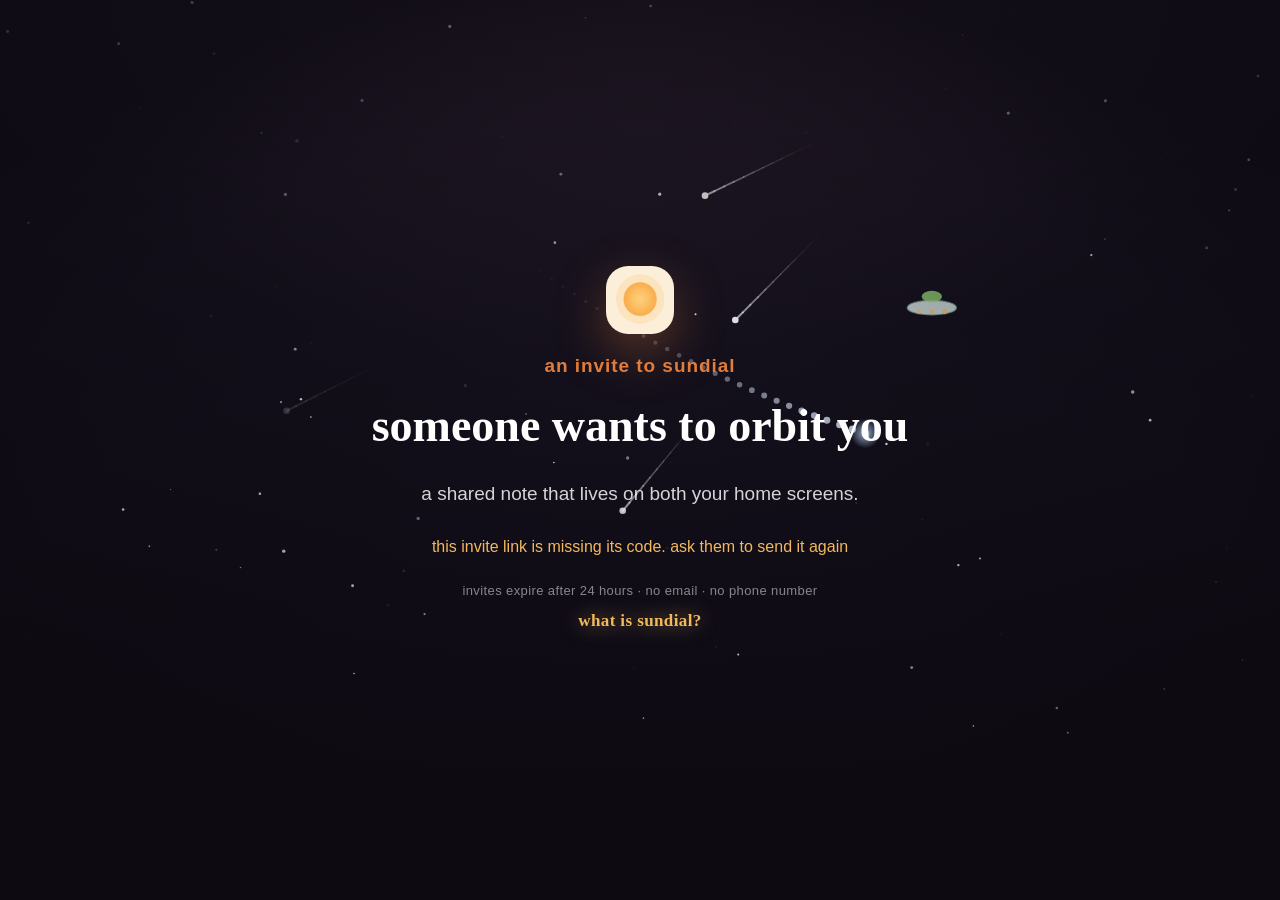
<file: e/index.html>
<!DOCTYPE html>
<html lang="en">
<head>
<meta charset="utf-8" />
<meta name="viewport" content="width=device-width, initial-scale=1" />
<title>an invite to sundial</title>
<meta name="description" content="Someone wants to start an orbit with you on Sundial: a shared note that lives on both your home screens." />

<!-- Safari's own banner. Tapping it opens Sundial if it's installed, or the
     App Store if it isn't, and hands the invite straight to the app. -->
<meta name="apple-itunes-app" content="app-id=6781439817" id="smart-banner" />

<!-- What Messages, WhatsApp and the rest draw when this link is sent. -->
<meta property="og:type" content="website" />
<meta property="og:site_name" content="Sundial" />
<meta property="og:title" content="an invite to sundial" />
<meta property="og:description" content="someone wants to start an orbit with you. a shared note that lives on both your home screens." />
<meta property="og:image" content="https://sundialus.com/assets/icon.png" />
<meta property="og:url" content="https://sundialus.com/e/" />
<meta name="twitter:card" content="summary_large_image" />

<link rel="icon" href="/assets/icon.png" />
<link rel="preconnect" href="https://api.fontshare.com" crossorigin />
<link href="https://api.fontshare.com/v2/css?f[]=ranade@300,400,500,700&f[]=satoshi@400,500,700,900&display=swap" rel="stylesheet" />
<!-- The site's own stylesheet, not a copy of it: an invite IS a sundial page,
     and anyone who has seen the homepage already has this cached. -->
<link rel="stylesheet" href="/css/styles.css" />
<style>
  /* The only page-specific rules there are. Everything visual above this line
     comes from the theme; this centres one short section in the window, since
     an invite has no page to scroll. */
  body{ background:var(--night); }
  /* The hero's own ground, so the ribbons sit on what they were drawn for. */
  .invite{
    min-height:100svh; display:grid; align-items:center; padding:38px 0;
    background:radial-gradient(120% 90% at 50% 0%, #2a1f2e 0%, var(--dusk) 45%, var(--night) 100%);
  }
  /* Softer than the homepage's .95: this page has words over the whole of it,
     not one short headline, and the star field has to stay visible through. */
  .invite .hero__fx{ opacity:.55; }
  .invite .container{ z-index:3; }
  .invite .get__icon{ width:68px; height:68px; margin-bottom:18px; }
  .invite .get__inner{ max-width:620px; }
  .invite .kicker{ font-size:19px; margin-bottom:10px; }
  .invite .get__cta{ flex-direction:column; align-items:stretch; margin-top:26px; }
  /* The warm panel over the night sky: the theme lightens TEXT on a dark
     section rather than repainting panels, so the glass tint stays and the
     words inside it turn light. Cocoa on a dark panel is unreadable. */
  .invite .priv{ margin-top:26px; padding:22px 24px; text-align:left; }
  .invite .priv__body .kicker{ font-size:17px; color:var(--honey); }
  .invite .priv__body strong{ color:#fff; }
  .invite .priv__body ol{ list-style:none; counter-reset:step; }
  .invite .priv__body li{
    counter-increment:step; position:relative; padding-left:30px;
    color:rgba(255,255,255,.84); font-size:15.5px; line-height:1.6; margin-bottom:8px;
  }
  .invite .priv__body li:last-child{ margin-bottom:0; }
  .invite .priv__body li::before{
    content:counter(step); position:absolute; left:0; top:2px;
    width:20px; height:20px; border-radius:50%; display:grid; place-items:center;
    font-family:var(--body); font-size:11px; font-weight:700; color:#3a2410;
    background:linear-gradient(135deg,var(--honey),var(--amber));
  }
  .invite .already{
    margin-top:14px; font-size:14px; color:rgba(255,255,255,.72);
  }
  .invite .already strong{ color:var(--honey); font-weight:700; }
  .invite .priv__body .after{
    margin-top:10px; font-size:14px; color:rgba(255,255,255,.62);
  }
  /* The way out to the rest of sundial, for somebody who has never heard of
     it. It was the smallest, dimmest thing on a page that exists to explain
     the app. */
  .invite .fineprint .whatis{
    display:inline-block; margin-top:8px; font-family:var(--display);
    font-weight:700; font-size:17px; color:var(--honey); border:0;
    /* drop-shadow, not text-shadow: it follows the glyphs themselves, so the
       light hugs the letters instead of filling the line box behind them. */
    filter:drop-shadow(0 0 9px rgba(242,185,92,.55));
  }
  .invite .after .grin{
    color:var(--honey);
    filter:drop-shadow(0 0 7px rgba(242,185,92,.7));
  }
  /* No token in the link: nothing on this page can work, so say so plainly. */
  .bad{ display:none; color:var(--honey); font-size:16px; margin-top:26px; }
  body.no-token .needs-token{ display:none; }
  body.no-token .bad{ display:block; }
  .said{ opacity:.7; }
  @media (max-width:560px){
    .invite .priv{ flex-direction:column; gap:16px; padding:24px 22px; }
  }
</style>
</head>
<body>

<section class="section get get--dark invite">
  <canvas class="night-sky" id="nightsky" data-constellation="off"></canvas>
  <div class="hero__fx" id="strands"></div>
  <div class="hero__veil"></div>
  <div class="container get__inner">
    <img src="/assets/icon.png" alt="" class="get__icon" />
    <p class="kicker">an invite to sundial</p>
    <h1 class="get__title">someone wants to orbit you</h1>
    <p class="lead">a shared note that lives on both your home screens.</p>

    <p class="bad">this invite link is missing its code. ask them to send it again</p>

    <div class="needs-token">
      <div class="get__cta">
        <a class="btn btn--glow btn--lg btn--sun" id="get" href="https://apps.apple.com/app/id6781439817"><span>download sundial</span></a>
        <button class="btn btn--ghost" id="open" type="button">open in sundial</button>
      </div>
      <p class="already">already have sundial? just tap <strong>open in sundial</strong>.</p>

      <div class="priv">
        <div class="priv__body">
          <p class="kicker">new to sundial?</p>
          <!--
            Step two used to say "come back here and tap open in sundial",
            which is an instruction she cannot follow: installing takes her to
            the App Store and out of this page, and she has no reason to think
            of coming back to a tab she has already left. Going back to the
            message she was sent is something anybody can do from anywhere, and
            it works, because the link opens the app directly once it exists.
          -->
          <ol>
            <li>tap <strong>download sundial</strong> and install it</li>
            <li>open their message again and tap the link</li>
          </ol>
          <p class="after">still on this page? tap <strong>open in sundial</strong> instead. either way, you're in orbit <span class="grin">:)</span></p>
        </div>
      </div>
    </div>

    <p class="fineprint">
      invites expire after 24 hours &middot; no email &middot; no phone number<br />
      <a class="whatis" href="https://sundialus.com">what is sundial?</a>
    </p>
  </div>
</section>

<!-- The site's own night sky: stars, a constellation, the odd meteor. -->
<script src="/js/starrynight.js"></script>
<script type="module" src="/js/effects.js"></script>
<script>
  // The token can arrive three ways, because links live a long time once
  // they're out in the world: ?t=... (what the app shares today), #... (never
  // sent to a server), and /e/<token> (the original pretty path, handed here
  // by 404.html). First one found wins.
  var token = (function () {
    var q = new URLSearchParams(location.search).get('t');
    if (q) return q.trim();
    if (location.hash.length > 1) return decodeURIComponent(location.hash.slice(1)).trim();
    var m = location.pathname.match(/\/e\/([^/?#]+)/);
    return m ? decodeURIComponent(m[1]).trim() : '';
  })();

  // Only ever a token: anything with a slash or a space is somebody's typo,
  // not an invite, and shouldn't be put in front of the app.
  if (!/^[A-Za-z0-9_-]{6,120}$/.test(token)) {
    document.body.classList.add('no-token');
  } else {
    var link = 'https://sundialus.com/e/?t=' + encodeURIComponent(token);

    // Safari's banner can carry the invite through the App Store for us.
    document.getElementById('smart-banner')
      .setAttribute('content', 'app-id=6781439817, app-argument=' + link);

    // Plain. `?app-argument=` was on this link for a while with a comment
    // saying the invite rode along through the App Store, which is not a thing
    // the App Store does: it is a Safari smart banner parameter, and it is
    // already doing its job on the meta tag above. Believing it worked here is
    // what made the install-then-return path look covered when it was not.

    // Already installed: the custom scheme is the reliable way back into the
    // app from inside Safari, where tapping a universal link just reloads.
    document.getElementById('open').addEventListener('click', function () {
      location.href = 'sundial://join/' + encodeURIComponent(token);
    });

  }
</script>
</body>
</html>
</file>
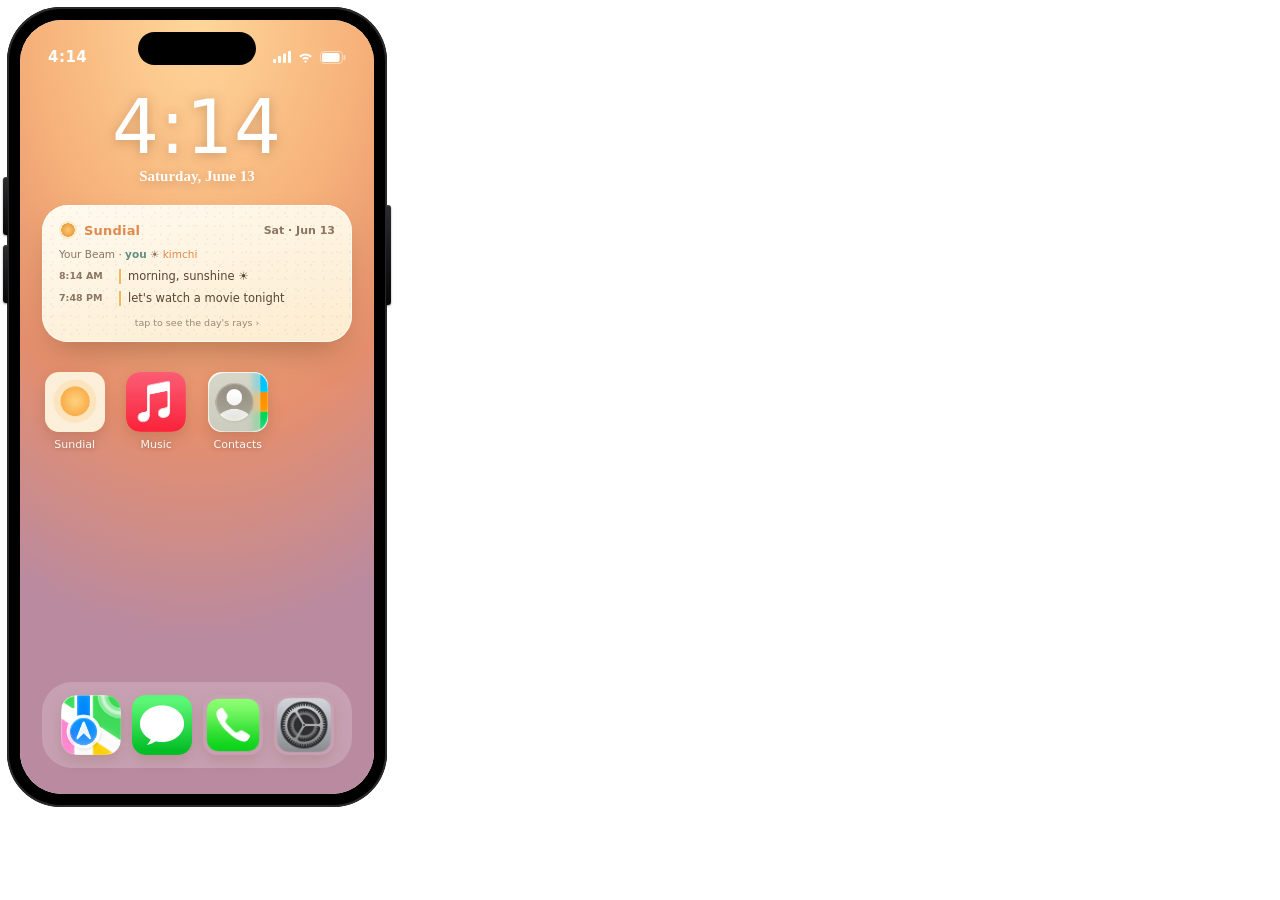
<file: phone/index.html>
<!DOCTYPE html>
<html lang="en">
<head>
<meta charset="UTF-8" />
<meta name="viewport" content="width=device-width, initial-scale=1.0" />
<title>Sundial — prototype</title>
<style>
  :root{
    --linen:#FBF4E6;
    --honey:#F2B95C;
    --amber:#E08A4C;
    --blush:#F4C2A8;
    --cocoa:#5A4534;
    --cocoa-soft:#8a7561;
    --seafoam:#9CC4BC;
    --seafoam-deep:#5f9085;
    --dusk:#2A2118;
  }

  *{box-sizing:border-box; -webkit-tap-highlight-color:transparent;}
  html,body{margin:0; height:100%;}
  body{
    font-family:-apple-system,"SF Pro Rounded","Nunito",system-ui,sans-serif;
    background:transparent;            /* embedded in the site via <iframe> */
    display:block; margin:0; padding:7px; color:var(--cocoa);
  }
  .serif{font-family:"Iowan Old Style","Palatino Linotype",Georgia,"Times New Roman",serif;}

  /* ---------- phone frame ---------- */
  .phone{
    position:relative; width:380px; height:800px;
    background:#000; border-radius:54px; padding:13px;
    box-shadow:inset 0 0 0 2px #2a2a2a;
  }
  .screen{
    position:relative; width:100%; height:100%;
    border-radius:42px; overflow:hidden; background:var(--linen);
  }
  .island{
    position:absolute; top:25px; left:50%; transform:translateX(-50%);
    width:118px; height:33px; background:#000; border-radius:20px; z-index:50;
  }

  /* physical side buttons (non-functional, cosmetic) */
  .side-btn{ position:absolute; z-index:3;
    background:linear-gradient(180deg,#2c2c2e 0%,#161618 55%,#070708 100%);
    box-shadow:0 1px 2px rgba(0,0,0,.45), inset 0 1px 1px rgba(255,255,255,.12); }
  .btn-vol-up, .btn-vol-down{ left:-4px; width:5px; height:58px; border-radius:3px 0 0 3px; }
  .btn-vol-up{ top:170px; }
  .btn-vol-down{ top:238px; }
  .btn-power{ right:-4px; width:5px; height:100px; top:198px; border-radius:0 3px 3px 0; }
  .statusbar{
    position:absolute; top:0; left:0; right:0; height:54px; z-index:40;
    display:flex; align-items:center; justify-content:space-between;
    padding:20px 28px 0; font-size:15px; font-weight:700; color:#3a2e22;
  }
  .statusbar.light{color:#fff;}
  .sb-time{letter-spacing:.5px;}
  .sb-right{display:flex; align-items:center; gap:6px;}
  .sb-right svg{display:block;}

  /* ---------- view system ---------- */
  .view{position:absolute; inset:0; opacity:0; pointer-events:none; transition:opacity .35s ease, transform .35s ease; transform:scale(1.04);}
  .view.active{opacity:1; pointer-events:auto; transform:scale(1);}

  /* ---------- HOME SCREEN ---------- */
  #home{
    background:
      radial-gradient(120% 80% at 50% 0%, #ffd79a 0%, #f6b27a 38%, #e58f6e 66%, #b98aa0 100%);
  }
  .home-inner{position:absolute; inset:0; padding:62px 22px 26px; display:flex; flex-direction:column;}
  .home-clock{text-align:center; color:#fff; margin:8px 0 20px; text-shadow:0 2px 12px rgba(120,70,40,.35);}
  .home-clock .h{font-size:74px; font-weight:300; letter-spacing:1px; line-height:1;}
  .home-clock .d{font-size:15px; font-weight:600; opacity:.95; margin-top:4px;}

  /* the Sundial widget */
  .widget{
    background:linear-gradient(165deg,#fffaf0 0%,#fdeccf 100%);
    border-radius:26px; padding:16px 17px 14px;
    box-shadow:0 18px 34px -12px rgba(120,70,40,.5), inset 0 0 0 1px rgba(255,255,255,.6);
    cursor:pointer; transition:transform .15s ease; position:relative; overflow:hidden;
  }
  .widget:active{transform:scale(.97);}
  .widget::after{
    content:""; position:absolute; inset:0; opacity:.05; pointer-events:none;
    background-image:radial-gradient(circle at 20% 30%, #5a4534 1px, transparent 1px), radial-gradient(circle at 70% 60%, #5a4534 1px, transparent 1px);
    background-size:9px 9px,13px 13px;
  }
  .w-top{display:flex; align-items:center; justify-content:space-between; margin-bottom:9px;}
  .w-brand{display:flex; align-items:center; gap:7px; font-weight:800; font-size:13px; color:var(--amber); letter-spacing:.2px;}
  .w-sun{width:18px;height:18px;border-radius:50%;background:
      radial-gradient(circle at 50% 50%, #f7c870 0%, #ef9f44 52%, transparent 53%),
      radial-gradient(circle at 50% 50%, #faecc8 0%, #faecc8 100%);}
  .w-date{font-size:11px; font-weight:700; color:var(--cocoa-soft);}
  .w-beam{font-size:10.5px; color:var(--cocoa-soft); margin-bottom:9px;}
  .w-beam b{color:var(--seafoam-deep);}
  .w-beam .a{color:var(--amber);}
  .w-rays{display:flex; flex-direction:column; gap:7px;}
  .w-ray{display:flex; gap:8px; font-size:11.5px; line-height:1.3;}
  .w-ray .t{font-variant-numeric:tabular-nums; font-weight:700; font-size:9.5px; color:var(--cocoa-soft); padding-top:1px; min-width:52px;}
  .w-ray .x{color:var(--cocoa); border-left:2px solid var(--honey); padding-left:7px;}
  /* messages populate the widget: msg1 fades in first, msg2 a bit later,
     both hold, then both fade out together and loop (same 9s cycle). */
  .w-ray.pop1{ animation: pop1 13s ease-in-out infinite; }
  .w-ray.pop2{ animation: pop2 13s ease-in-out infinite; }
  @keyframes pop1{
    0%   { opacity:0; transform:translateY(5px); }
    15%  { opacity:1; transform:translateY(0); }   /* in by ~2s */
    85%  { opacity:1; transform:translateY(0); }   /* hold */
    92%  { opacity:0; transform:translateY(5px); } /* out by ~12s */
    100% { opacity:0; transform:translateY(5px); }
  }
  @keyframes pop2{
    0%   { opacity:0; transform:translateY(5px); }
    31%  { opacity:0; transform:translateY(5px); } /* wait ~4s, staggered */
    46%  { opacity:1; transform:translateY(0); }   /* in by ~6s */
    85%  { opacity:1; transform:translateY(0); }   /* hold */
    92%  { opacity:0; transform:translateY(5px); } /* out at the SAME time as msg1 */
    100% { opacity:0; transform:translateY(5px); }
  }
  .w-tap{text-align:center; font-size:9.5px; color:var(--cocoa-soft); margin-top:11px; opacity:.85;}

  /* ---------- HOME ICONS (realistic) ---------- */
  .home-icons{display:grid; grid-template-columns:repeat(4,1fr); gap:22px 16px; margin-top:30px;}
  .app-ic{display:flex; flex-direction:column; align-items:center; gap:6px;}
  .app-ic .sq{
    width:60px;height:60px;border-radius:14px;overflow:hidden;position:relative;
    display:flex;align-items:center;justify-content:center;
    box-shadow:0 6px 14px rgba(120,70,40,.22);
  }
  .app-ic .sq svg{width:62%;height:62%;}
  .app-ic .nm{font-size:11px;color:#fff;text-shadow:0 1px 4px rgba(120,70,40,.45);}
  .sq img{width:100%;height:100%;object-fit:cover;display:block;}

  .home-dock{margin-top:auto; background:rgba(255,255,255,.20); backdrop-filter:blur(12px); border-radius:30px; padding:13px; display:flex; justify-content:space-around;}
  .home-dock .sq{
    width:60px;height:60px;border-radius:14px;overflow:hidden;position:relative;
    display:flex;align-items:center;justify-content:center;box-shadow:0 6px 14px rgba(120,70,40,.18);
  }
  .home-dock .sq svg{width:62%;height:62%;}

  /* icon backgrounds */
  .ic-phone {background:linear-gradient(180deg,#41e065,#13c138);}
  .ic-msg   {background:linear-gradient(180deg,#5df477,#0ac93b);}
  .ic-safari{background:linear-gradient(180deg,#21a7ff,#0a63f8);}
  .ic-mail  {background:linear-gradient(180deg,#21b4ff,#0a8bff);}
  .ic-camera{background:linear-gradient(180deg,#3d3d40,#19191b);}
  .ic-music {background:linear-gradient(180deg,#fb5c74,#f8233b);}
  .ic-maps  {background:linear-gradient(180deg,#e9f3e2,#d9ead0);}
  .ic-maps svg{width:100%;height:100%;}

  /* ---------- APP ---------- */
  #app{background:var(--linen); display:flex; flex-direction:column;}
  #app::before{
    content:""; position:absolute; inset:0; pointer-events:none; opacity:.04; z-index:0;
    background-image:radial-gradient(circle, #5a4534 1px, transparent 1px); background-size:14px 14px;
  }
  .app-head{position:relative; z-index:2; padding:60px 20px 10px; background:linear-gradient(180deg,#fdeccf 0%,rgba(251,244,230,0) 100%);}
  .app-bar{display:flex; align-items:center; justify-content:space-between;}
  .app-brand{display:flex; align-items:center; gap:8px; font-weight:800; color:var(--amber); font-size:17px;}
  .app-brand .sun{width:20px;height:20px;border-radius:50%;background:
      radial-gradient(circle at 50% 50%, #f7c870 0%, #ef9f44 52%, transparent 53%),
      radial-gradient(circle at 50% 50%, #faecc8 0%, #faecc8 100%);}
  .beam-chip{font-size:11px; font-weight:700; background:#fff; border-radius:20px; padding:5px 11px; box-shadow:0 3px 8px rgba(120,70,40,.12);}
  .beam-chip .y{color:var(--seafoam-deep);} .beam-chip .a{color:var(--amber);}

  .seg{display:flex; background:rgba(90,69,52,.08); border-radius:12px; padding:3px; margin-top:14px;}
  .seg button{flex:1; border:0; background:transparent; font:inherit; font-weight:700; font-size:13px; color:var(--cocoa-soft); padding:7px; border-radius:9px; cursor:pointer; transition:.2s;}
  .seg button.on{background:#fff; color:var(--cocoa); box-shadow:0 2px 6px rgba(120,70,40,.12);}

  .date-hero{position:relative; z-index:2; padding:6px 22px 12px; display:flex; align-items:flex-end; justify-content:space-between;}
  .date-hero .dh-day{font-size:13px; font-weight:700; color:var(--amber); letter-spacing:.5px; text-transform:uppercase;}
  .date-hero .dh-date{font-size:30px; line-height:1.05; color:var(--cocoa);}
  .date-hero .dh-sun{width:40px;height:40px;border-radius:50%;background:
      radial-gradient(circle at 50% 50%, #f7c870 0%, #ef9f44 54%, transparent 55%),
      radial-gradient(circle at 50% 50%, #faecc8 0%, #faecc8 100%);
      box-shadow:0 0 22px rgba(240,160,70,.5);}

  /* rays = notepad lines (received only) */
  .rays{position:relative; z-index:2; flex:1; overflow-y:auto; padding:6px 18px 8px;}
  .ray{display:flex; gap:11px; padding:10px 12px; border-radius:14px; margin-bottom:9px; animation:pop .4s ease;}
  @keyframes pop{from{opacity:0; transform:translateY(8px);} to{opacity:1; transform:translateY(0);}}
  .ray .stamp{font-variant-numeric:tabular-nums; font-size:10px; font-weight:800; color:var(--cocoa-soft); padding-top:3px; min-width:74px; letter-spacing:.3px;}
  .ray .body{font-size:14.5px; line-height:1.4; color:var(--cocoa); flex:1;}
  .ray .who{font-size:9.5px; font-weight:800; letter-spacing:.4px; text-transform:uppercase; display:block; margin-bottom:2px;}
  .ray.kimchi{background:linear-gradient(180deg,#fff6e6,#fdeccd); border-left:3px solid var(--honey);}
  .ray.kimchi .who{color:var(--amber);}
  .fresh{text-align:center; color:var(--cocoa-soft); font-size:13px; padding:40px 20px; line-height:1.6;}
  .fresh .big{font-size:34px; display:block; margin-bottom:8px;}

  /* keepsakes */
  .alm-card{position:relative; z-index:2; background:#fff; border-radius:16px; padding:14px 16px; margin:0 18px 12px; box-shadow:0 6px 16px rgba(120,70,40,.1); cursor:pointer;}
  .alm-card .ad{font-size:12px; font-weight:800; color:var(--amber); text-transform:uppercase; letter-spacing:.4px;}
  .alm-card .ap{font-size:13px; color:var(--cocoa-soft); margin-top:5px; line-height:1.4;}
  .alm-card .acount{font-size:10.5px; color:var(--cocoa-soft); margin-top:7px;}

  /* compose */
  .demo-row{position:relative; z-index:2; display:flex; gap:8px; padding:0 16px 6px; justify-content:center;}
  .demo-btn{font:inherit; font-size:11px; font-weight:700; border:0; cursor:pointer; border-radius:20px; padding:7px 13px; background:rgba(242,185,92,.25); color:var(--amber);}
  .demo-btn.dusk{background:rgba(90,69,52,.1); color:var(--cocoa);}
  .compose{position:relative; z-index:3; display:flex; gap:9px; padding:10px 14px calc(10px + env(safe-area-inset-bottom)); background:linear-gradient(180deg,rgba(251,244,230,0),#fdeccf 40%);}
  .compose input{flex:1; border:0; background:#fff; border-radius:22px; padding:13px 16px; font:inherit; font-size:14.5px; color:var(--cocoa); box-shadow:inset 0 0 0 1px rgba(90,69,52,.12), 0 4px 10px rgba(120,70,40,.08);}
  .compose input::placeholder{color:#b6a591;}
  .compose .send{border:0; cursor:pointer; width:48px; height:48px; border-radius:50%; background:linear-gradient(160deg,var(--seafoam),var(--seafoam-deep)); color:#fff; font-size:20px; box-shadow:0 8px 16px rgba(95,144,133,.45);}
  .compose .send:active{transform:scale(.92);}

  /* toast */
  .toast{position:absolute; bottom:96px; left:50%; transform:translateX(-50%) translateY(20px); z-index:60;
    background:var(--dusk); color:#fdeccf; font-size:12.5px; font-weight:600; padding:11px 18px; border-radius:24px;
    opacity:0; transition:.35s; box-shadow:0 12px 30px rgba(0,0,0,.3); white-space:nowrap;}
  .toast.show{opacity:1; transform:translateX(-50%) translateY(0);}
</style>
</head>
<body>

<div class="stage">
<div class="phone">
  <div class="side-btn btn-vol-up"></div>
  <div class="side-btn btn-vol-down"></div>
  <div class="side-btn btn-power"></div>
  <div class="island"></div>
  <div class="screen">

    <!-- ============ HOME SCREEN ============ -->
    <div class="view active" id="home">
      <div class="statusbar light">
        <span class="sb-time" id="sb-home-time">9:41</span>
        <span class="sb-right">
          <svg width="18" height="12" viewBox="0 0 18 12" fill="currentColor"><rect x="0" y="8" width="3" height="4" rx="1"/><rect x="5" y="5" width="3" height="7" rx="1"/><rect x="10" y="2.5" width="3" height="9.5" rx="1"/><rect x="15" y="0" width="3" height="12" rx="1"/></svg>
          <svg width="17" height="12" viewBox="0 0 17 12" fill="currentColor"><path d="M8.5 2.4c2.4 0 4.6.9 6.3 2.5l-1.4 1.5C12 5.1 10.3 4.4 8.5 4.4S5 5.1 3.6 6.4L2.2 4.9C3.9 3.3 6.1 2.4 8.5 2.4zm0 3.5c1.3 0 2.5.5 3.4 1.4l-1.4 1.5c-.5-.5-1.2-.8-2-.8s-1.5.3-2 .8L5.1 7.3c.9-.9 2.1-1.4 3.4-1.4zm0 3.4l1.5 1.5c-.4.4-1 .7-1.5.7s-1.1-.3-1.5-.7l1.5-1.5z"/></svg>
          <svg width="26" height="13" viewBox="0 0 26 13"><rect x="0.5" y="0.5" width="22" height="12" rx="3.5" fill="none" stroke="currentColor" opacity=".45"/><rect x="2" y="2" width="17.5" height="9" rx="2" fill="currentColor"/><rect x="23.6" y="4" width="1.8" height="5" rx="1" fill="currentColor" opacity=".5"/></svg>
        </span>
      </div>

      <div class="home-inner">
        <div class="home-clock">
          <div class="h" id="home-h">12:30</div>
          <div class="d serif" id="home-d">Saturday, June 13</div>
        </div>

        <div class="widget" onclick="openApp()">
          <div class="w-top">
            <div class="w-brand"><span class="w-sun"></span> Sundial</div>
            <div class="w-date" id="w-date">Sat · Jun 13</div>
          </div>
          <div class="w-beam">Your Beam · <b>you</b> ☀ <span class="a">kimchi</span></div>
          <div class="w-rays" id="w-rays"></div>
          <div class="w-tap">tap to see the day's rays ›</div>
        </div>

        <div class="home-icons">
          <div class="app-ic"><div class="sq"><img src="sundial-icon.png" alt="Sundial" /></div><div class="nm">Sundial</div></div>
          <div class="app-ic"><div class="sq"><img src="ic-music.png" alt="Music" /></div><div class="nm">Music</div></div>
          <div class="app-ic"><div class="sq"><img src="ic-contacts.png" alt="Contacts" /></div><div class="nm">Contacts</div></div>
        </div>

        <div class="home-dock">
          <div class="sq"><img src="ic-maps.png" alt="Maps" /></div>
          <div class="sq"><img src="ic-messages.png" alt="Messages" /></div>
          <div class="sq"><img src="ic-phone.png" alt="Phone" /></div>
          <div class="sq"><img src="ic-settings.png" alt="Settings" /></div>
        </div>
      </div>
    </div>

    <!-- ============ APP ============ -->
    <div class="view" id="app">
      <div class="statusbar">
        <span class="sb-time" id="sb-app-time">9:41</span>
        <span class="sb-right">
          <svg width="18" height="12" viewBox="0 0 18 12" fill="currentColor"><rect x="0" y="8" width="3" height="4" rx="1"/><rect x="5" y="5" width="3" height="7" rx="1"/><rect x="10" y="2.5" width="3" height="9.5" rx="1"/><rect x="15" y="0" width="3" height="12" rx="1"/></svg>
          <svg width="17" height="12" viewBox="0 0 17 12" fill="currentColor"><path d="M8.5 2.4c2.4 0 4.6.9 6.3 2.5l-1.4 1.5C12 5.1 10.3 4.4 8.5 4.4S5 5.1 3.6 6.4L2.2 4.9C3.9 3.3 6.1 2.4 8.5 2.4zm0 3.5c1.3 0 2.5.5 3.4 1.4l-1.4 1.5c-.5-.5-1.2-.8-2-.8s-1.5.3-2 .8L5.1 7.3c.9-.9 2.1-1.4 3.4-1.4zm0 3.4l1.5 1.5c-.4.4-1 .7-1.5.7s-1.1-.3-1.5-.7l1.5-1.5z"/></svg>
          <svg width="26" height="13" viewBox="0 0 26 13"><rect x="0.5" y="0.5" width="22" height="12" rx="3.5" fill="none" stroke="currentColor" opacity=".45"/><rect x="2" y="2" width="17.5" height="9" rx="2" fill="currentColor"/><rect x="23.6" y="4" width="1.8" height="5" rx="1" fill="currentColor" opacity=".5"/></svg>
        </span>
      </div>

      <div class="app-head">
        <div class="app-bar">
          <div class="app-brand"><span class="sun"></span> Sundial</div>
          <div class="beam-chip"><span class="y">you</span> ☀ <span class="a">kimchi</span></div>
        </div>
        <div class="seg">
          <button id="seg-today" class="on" onclick="showTab('today')">Today</button>
          <button id="seg-alm" onclick="showTab('almanac')">Keepsakes</button>
        </div>
      </div>

      <!-- TODAY -->
      <div id="tab-today" style="display:flex; flex-direction:column; flex:1; min-height:0;">
        <div class="date-hero">
          <div>
            <div class="dh-day" id="hero-day">Saturday</div>
            <div class="dh-date serif" id="hero-date">June 13</div>
          </div>
          <div class="dh-sun"></div>
        </div>
        <div class="rays" id="rays"></div>
        <div class="demo-row">
          <button class="demo-btn" onclick="kimchiReplies()">☀️ pretend kimchi sends a ray</button>
        </div>
        <div class="compose">
          <input id="entry" placeholder="leave a ray for kimchi…" onkeydown="if(event.key==='Enter')addMine()" />
          <button class="send" onclick="addMine()">↑</button>
        </div>
      </div>

      <!-- KEEPSAKES -->
      <div id="tab-almanac" style="display:none; flex:1; overflow-y:auto; padding-top:8px;">
        <div id="alm-list"></div>
        <div class="demo-row" style="margin-top:6px;">
          <button class="demo-btn dusk" onclick="goHome()">‹ back to home screen</button>
        </div>
      </div>

      <div class="toast" id="toast"></div>
    </div>

  </div>
</div>
</div>

<script>
  function nowStamp(){
    const d = new Date();
    let h = d.getHours(); const m = String(d.getMinutes()).padStart(2,'0');
    const s = String(d.getSeconds()).padStart(2,'0');
    const ap = h>=12?'PM':'AM'; h = h%12||12;
    return `${h}:${m}:${s} ${ap}`;
  }

  // Today shows ONLY received rays (from kimchi).
  let today = [
    {who:'kimchi', t:'8:14:02 AM',  text:'morning, sunshine ☀️'},
    {who:'kimchi', t:'7:48:21 PM',  text:"let's watch a movie tonight"},
  ];

  let keepsakes = [
    {day:'Friday, June 12', count:14, preview:'couldn\'t stop smiling in my 2pm meeting because of you…'},
    {day:'Thursday, June 11', count:9, preview:'you left me a ray at 2am 🥹 i kept it on my lock screen all day'},
  ];

  const kimchiLines = [
    'okay but come home soon 🥺',
    'the sun came out and i thought of you ☀️',
    'reading your ray over and over in class lol',
    'saving you the good half of the towel 🧡',
    'i love that this lives on my home screen now',
  ];

  function rayHTML(r){
    return `<div class="ray ${r.who}">
      <div class="stamp">${r.t}</div>
      <div class="body"><span class="who">kimchi</span>${r.text}</div>
    </div>`;
  }
  function render(){
    const rays = document.getElementById('rays');
    if(today.length===0){
      rays.innerHTML = `<div class="fresh"><span class="big">🌅</span><b>Your Day is fresh.</b><br>kimchi hasn't sent a ray yet today.</div>`;
    } else {
      rays.innerHTML = today.map(rayHTML).join('');
      rays.scrollTop = rays.scrollHeight;
    }
    // widget mirror — last 2 received rays
    const wr = document.getElementById('w-rays');
    const last = today.slice(-2);
    wr.innerHTML = last.length
      ? last.map((r,i)=>`<div class="w-ray ${i===0?'pop1':'pop2'}"><div class="t">${r.t.replace(/:\d\d /,' ')}</div><div class="x">${r.text}</div></div>`).join('')
      : `<div class="w-ray"><div class="t"></div><div class="x" style="color:#8a7561">a fresh Day awaits ☀️</div></div>`;
    // keepsakes
    document.getElementById('alm-list').innerHTML = keepsakes.map(a=>`
      <div class="alm-card">
        <div class="ad">${a.day}</div>
        <div class="ap">"${a.preview}"</div>
        <div class="acount">☀ ${a.count} rays · tucked away</div>
      </div>`).join('');
  }

  // You send a ray — it goes to kimchi (toast), but this view only shows received rays.
  function addMine(){
    const inp = document.getElementById('entry');
    const v = inp.value.trim(); if(!v) return;
    inp.value=''; toast('Ray sent to kimchi ☀️');
  }
  function kimchiReplies(){
    const line = kimchiLines[Math.floor(Math.random()*kimchiLines.length)];
    today.push({who:'kimchi', t:nowStamp(), text:line});
    render(); toast('🌊 kimchi left you a ray');
  }

  let toastTimer;
  function toast(msg){
    const t=document.getElementById('toast'); t.textContent=msg; t.classList.add('show');
    clearTimeout(toastTimer); toastTimer=setTimeout(()=>t.classList.remove('show'),2600);
  }

  function showTab(which){
    const t = which==='today';
    document.getElementById('tab-today').style.display = t?'flex':'none';
    document.getElementById('tab-almanac').style.display = t?'none':'flex';
    document.getElementById('seg-today').classList.toggle('on',t);
    document.getElementById('seg-alm').classList.toggle('on',!t);
  }

  function openApp(){ document.getElementById('home').classList.remove('active'); document.getElementById('app').classList.add('active'); showTab('today'); }
  function goHome(){ document.getElementById('app').classList.remove('active'); document.getElementById('home').classList.add('active'); }

  function tick(){
    const d=new Date(); let h=d.getHours(); const m=String(d.getMinutes()).padStart(2,'0');
    const h12=h%12||12;
    document.getElementById('sb-home-time').textContent=`${h12}:${m}`;
    document.getElementById('sb-app-time').textContent=`${h12}:${m}`;
    document.getElementById('home-h').textContent=`${h12}:${m}`;
  }
  setInterval(tick,1000); tick();
  render();
</script>
</body>
</html>
</file>
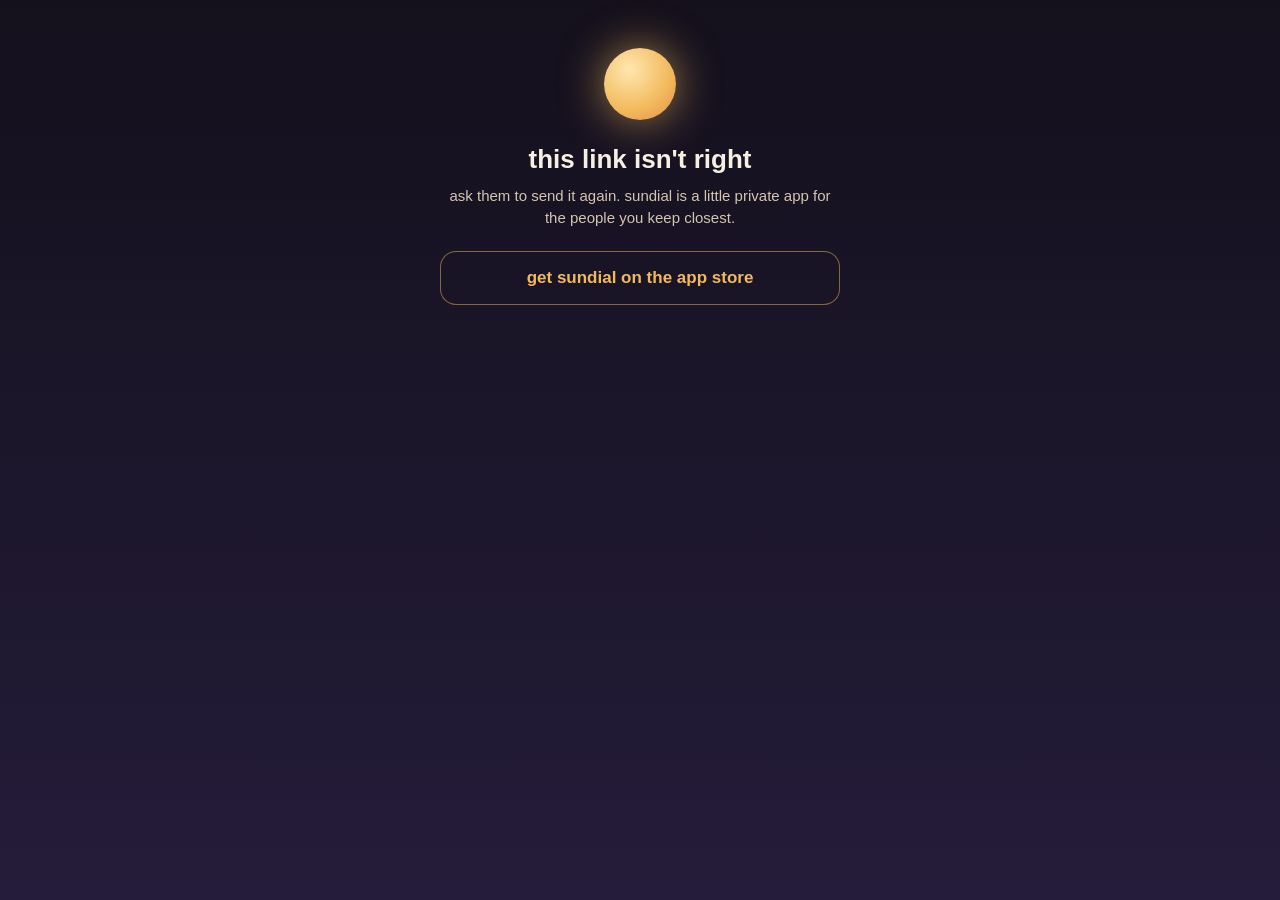
<file: s/index.html>
<!doctype html>
<html lang="en">
<head>
<meta charset="utf-8">
<meta name="viewport" content="width=device-width, initial-scale=1, viewport-fit=cover">
<meta name="robots" content="noindex">
<meta name="referrer" content="no-referrer">
<meta name="theme-color" content="#241C3A">
<title>sundial</title>
<style>
  :root {
    --sky: #241c3a;
    --sky-low: #14101c;
    --ink: #f6efe2;
    --soft: #d5c4ae;
    --honey: #f2b95c;
    --amber: #e08a4c;
    --card: rgba(255, 255, 255, 0.08);
  }
  * { box-sizing: border-box; }
  html, body { margin: 0; min-height: 100%; }
  body {
    background: linear-gradient(var(--sky-low), var(--sky));
    background-attachment: fixed;
    color: var(--ink);
    font: 17px/1.45 ui-rounded, -apple-system, BlinkMacSystemFont, "Helvetica Neue", sans-serif;
    text-transform: lowercase;
    display: flex;
    justify-content: center;
    padding: max(48px, env(safe-area-inset-top)) 16px max(32px, env(safe-area-inset-bottom));
  }
  main { width: 100%; max-width: 400px; text-align: center; }
  .sun {
    width: 72px; height: 72px; margin: 0 auto 24px; border-radius: 50%;
    background: radial-gradient(circle at 35% 30%, #ffe7b0, var(--honey) 60%, var(--amber));
    box-shadow: 0 0 44px rgba(242, 185, 92, 0.65);
  }
  h1 { font-size: 26px; line-height: 1.2; margin: 0 0 10px; }
  p { margin: 0 0 22px; color: var(--soft); font-size: 15px; }
  .button {
    display: block; width: 100%; padding: 15px 18px; margin: 0 0 10px;
    border: 0; border-radius: 16px; font: inherit; font-weight: 700;
    text-decoration: none; text-transform: lowercase; cursor: pointer;
    color: #fff; background: linear-gradient(90deg, var(--honey), var(--amber));
  }
  .quiet {
    color: var(--honey); background: none;
    box-shadow: inset 0 0 0 1px rgba(242, 185, 92, 0.5);
  }
  .carry {
    margin-top: 28px; padding: 18px 16px; border-radius: 24px;
    background: var(--card); box-shadow: inset 0 0 0 1px rgba(224, 138, 76, 0.32);
  }
  .carry p { margin-bottom: 12px; font-size: 14px; }
  code {
    display: block; margin: 0 0 12px; padding: 10px 12px; border-radius: 12px;
    background: rgba(0, 0, 0, 0.28); color: var(--ink);
    font: 12.5px/1.4 ui-monospace, Menlo, monospace; text-transform: none;
    word-break: break-all; user-select: all; -webkit-user-select: all;
  }
  [hidden] { display: none !important; }
</style>
</head>
<body>
<main>
  <div class="sun" aria-hidden="true"></div>
  <h1 id="title">someone wants to share their golden hours with you</h1>
  <p id="about">sundial is a little private app for the people you keep closest. once a day, sundial asks for a photo of right now, and you see theirs once you've beamed yours.</p>
  <a class="button" id="open" hidden>open in sundial</a>
  <a class="button quiet" id="store" href="https://apps.apple.com/us/app/sundial/id6781439817">get sundial on the app store</a>
  <section class="carry" id="carry" hidden>
    <p>new to sundial? iphones drop a link on the way through the app store, so copy this first. then in sundial, go to settings, stars, paste a link.</p>
    <code id="link"></code>
    <button class="button quiet" id="copy" type="button">copy the link</button>
  </section>
</main>
<script>
  // The token stays on this page. Nothing here loads from anywhere else, and the
  // only places it goes are the app and your clipboard. Same pattern the rules
  // hold a link to (StarLink.isToken).
  var token = new URLSearchParams(location.search).get("t") || "";
  if (/^[A-Za-z0-9_-]{16,64}$/.test(token)) {
    var link = "https://sundialus.com/s/?t=" + token;
    // Safari can't hand a universal link back to the app while it's already sitting
    // on that link, so the button goes by the app's own scheme, as an invite's does.
    var open = document.getElementById("open");
    open.href = "sundial://star/" + token;
    open.hidden = false;
    document.getElementById("link").textContent = link;
    document.getElementById("carry").hidden = false;
    var copy = document.getElementById("copy");
    copy.addEventListener("click", function () {
      function done() {
        copy.textContent = "copied ☀︎";
        setTimeout(function () { copy.textContent = "copy the link"; }, 2000);
      }
      function byHand() {
        var range = document.createRange();
        range.selectNodeContents(document.getElementById("link"));
        var picked = getSelection();
        picked.removeAllRanges();
        picked.addRange(range);
      }
      if (navigator.clipboard) {
        navigator.clipboard.writeText(link).then(done, byHand);
      } else {
        byHand();
      }
    });
  } else {
    document.getElementById("title").textContent = "this link isn't right";
    document.getElementById("about").textContent = "ask them to send it again. sundial is a little private app for the people you keep closest.";
  }
</script>
</body>
</html>
</file>
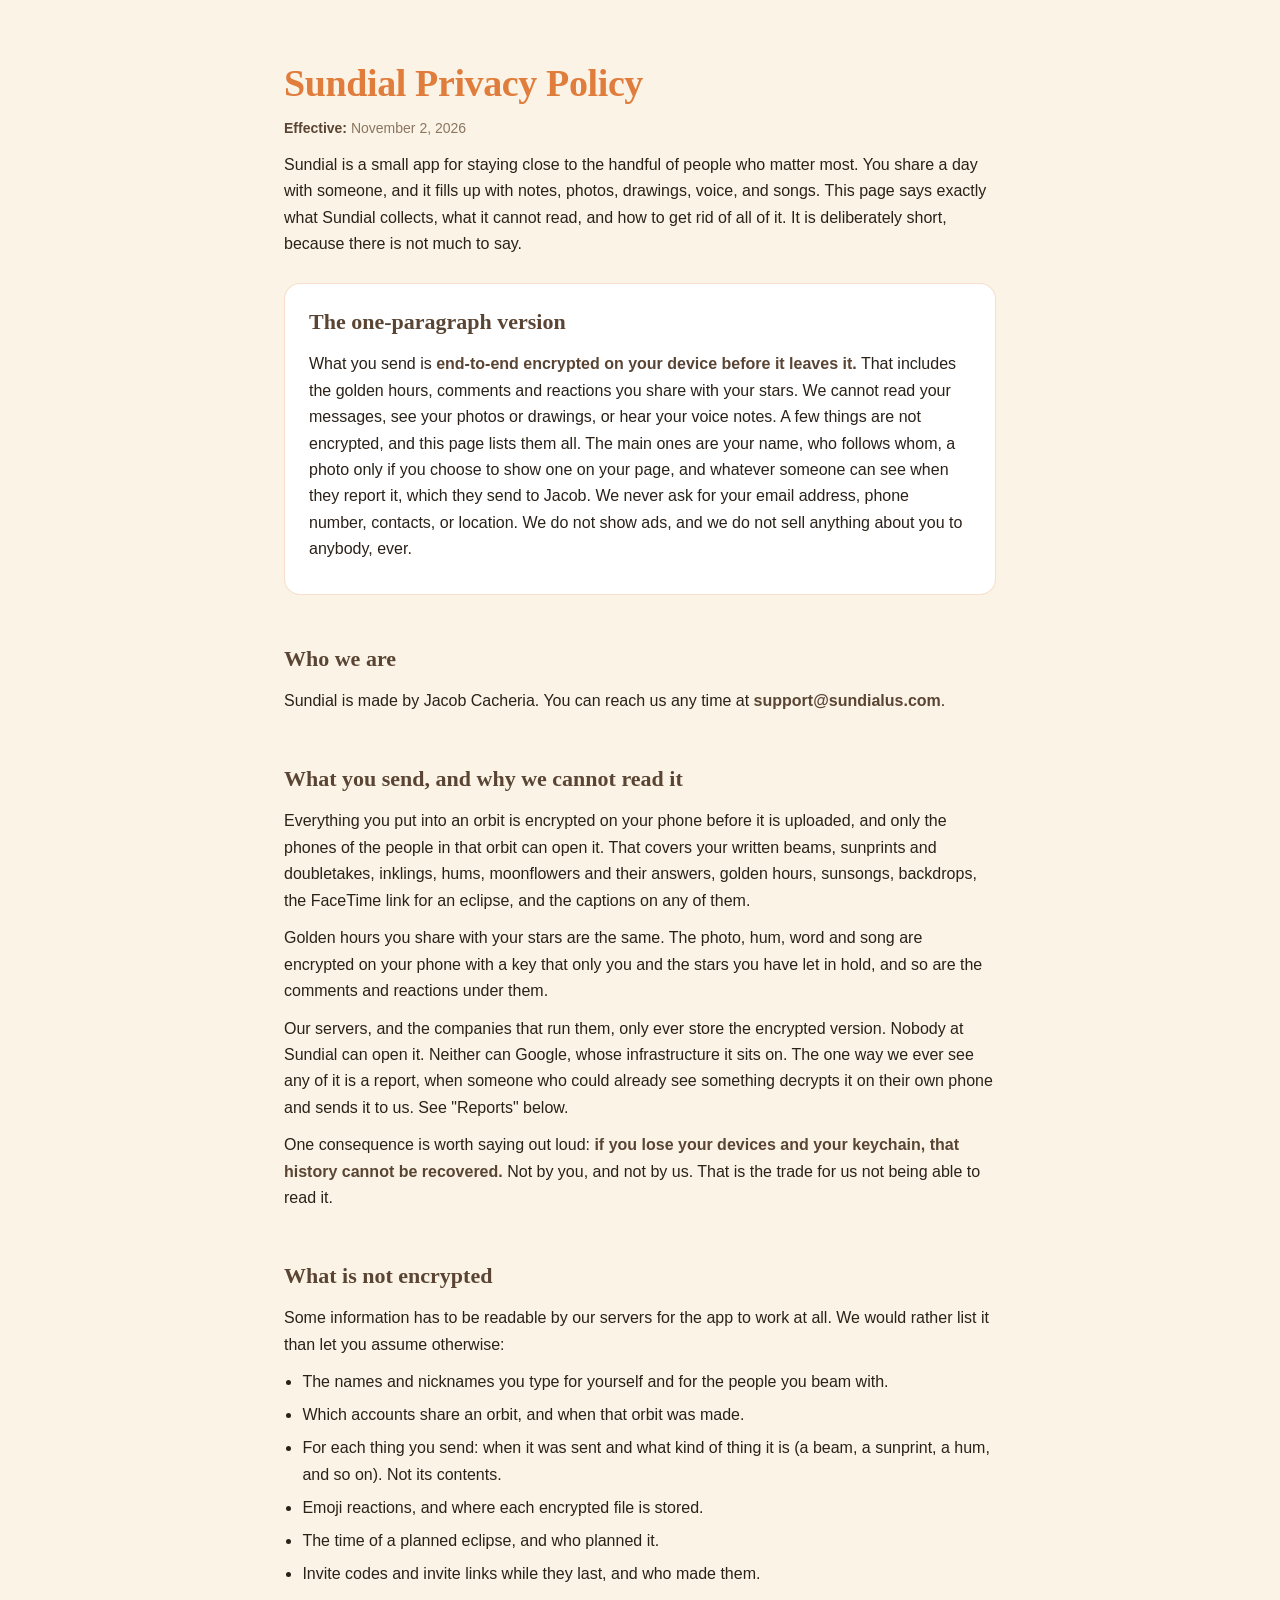
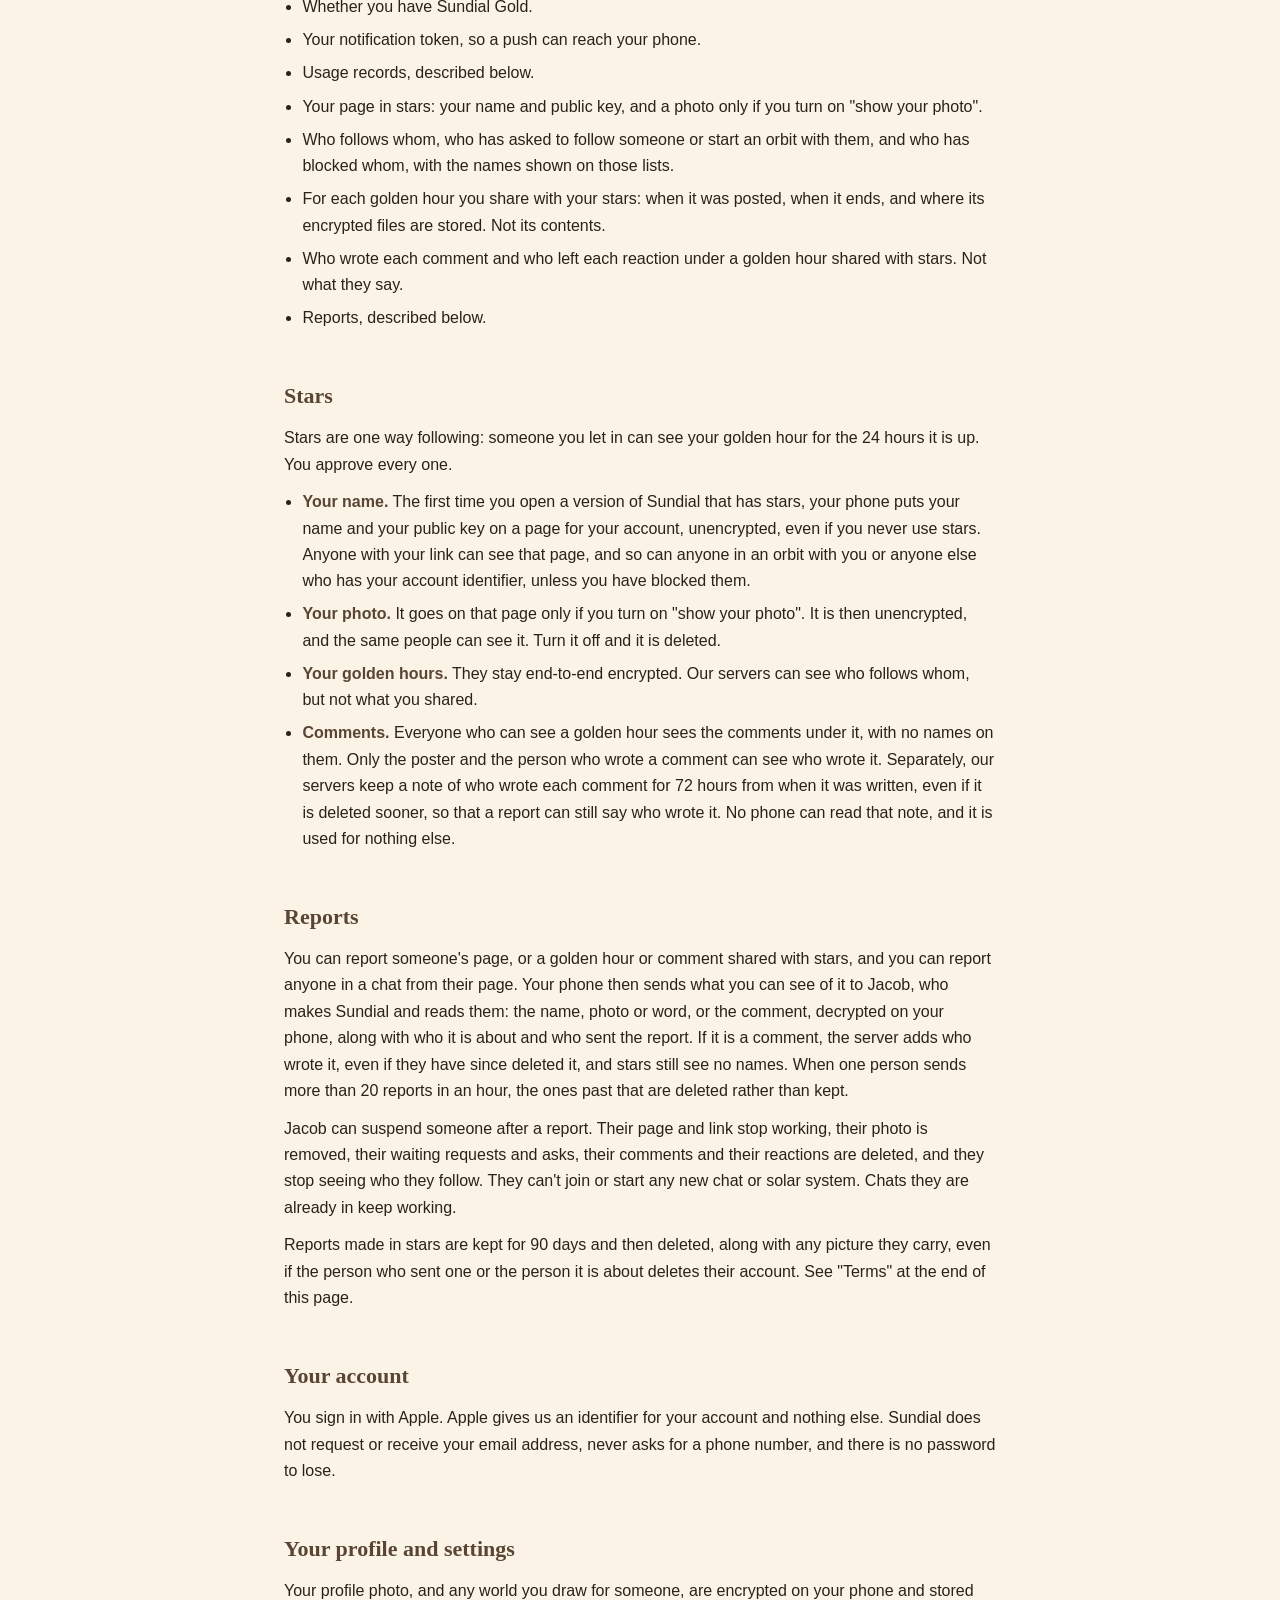
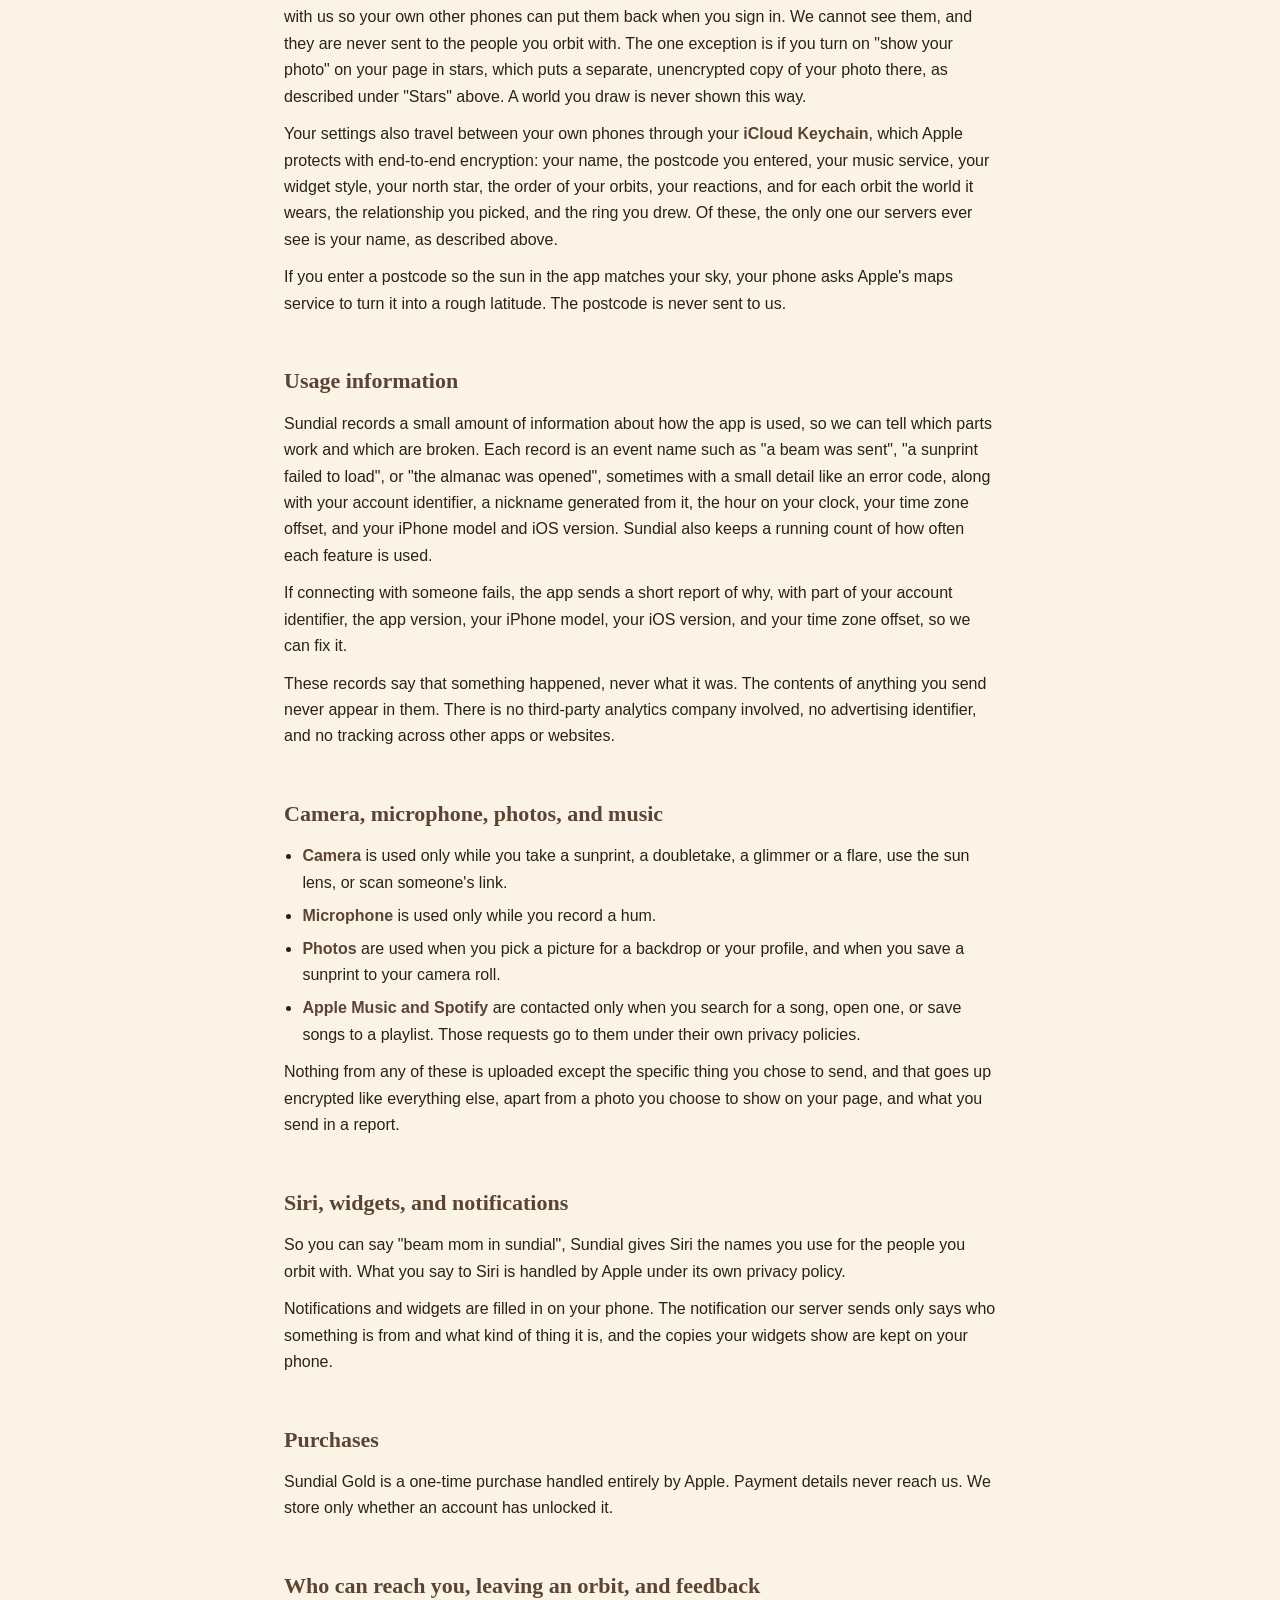
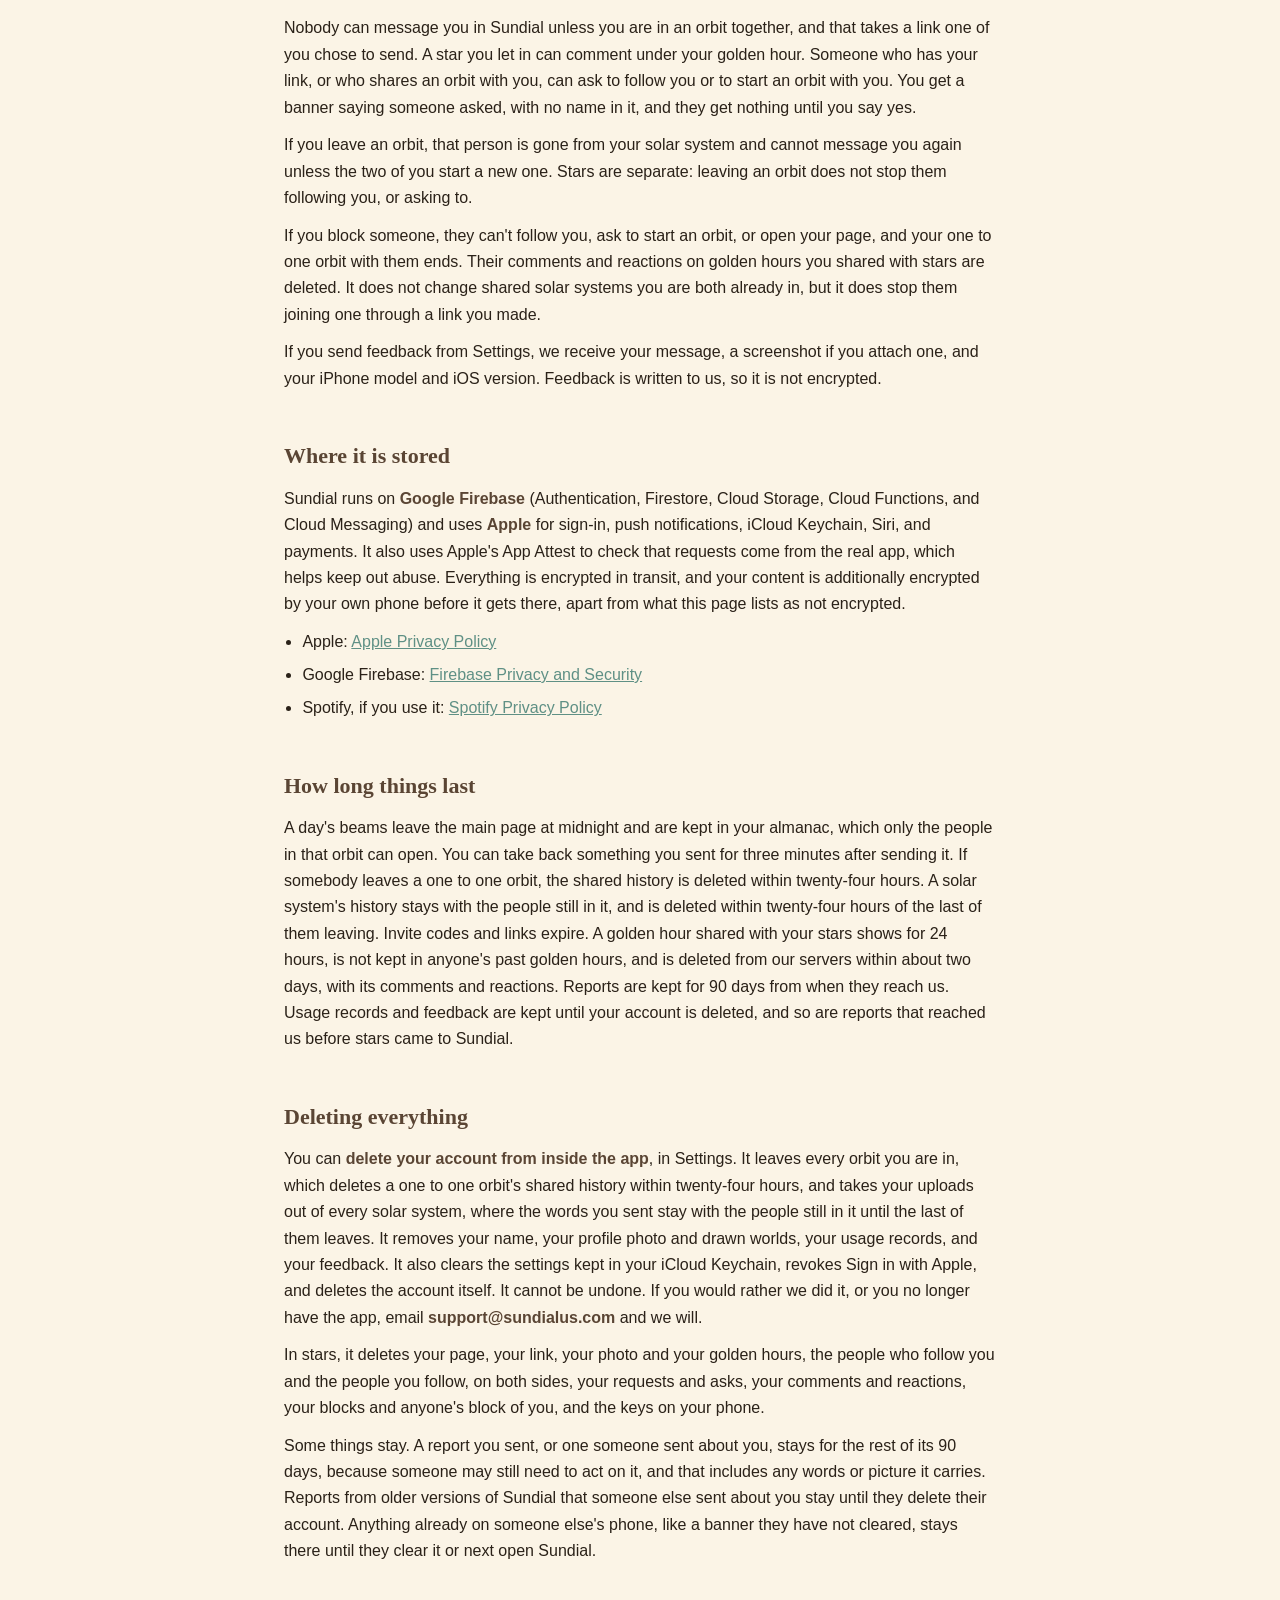
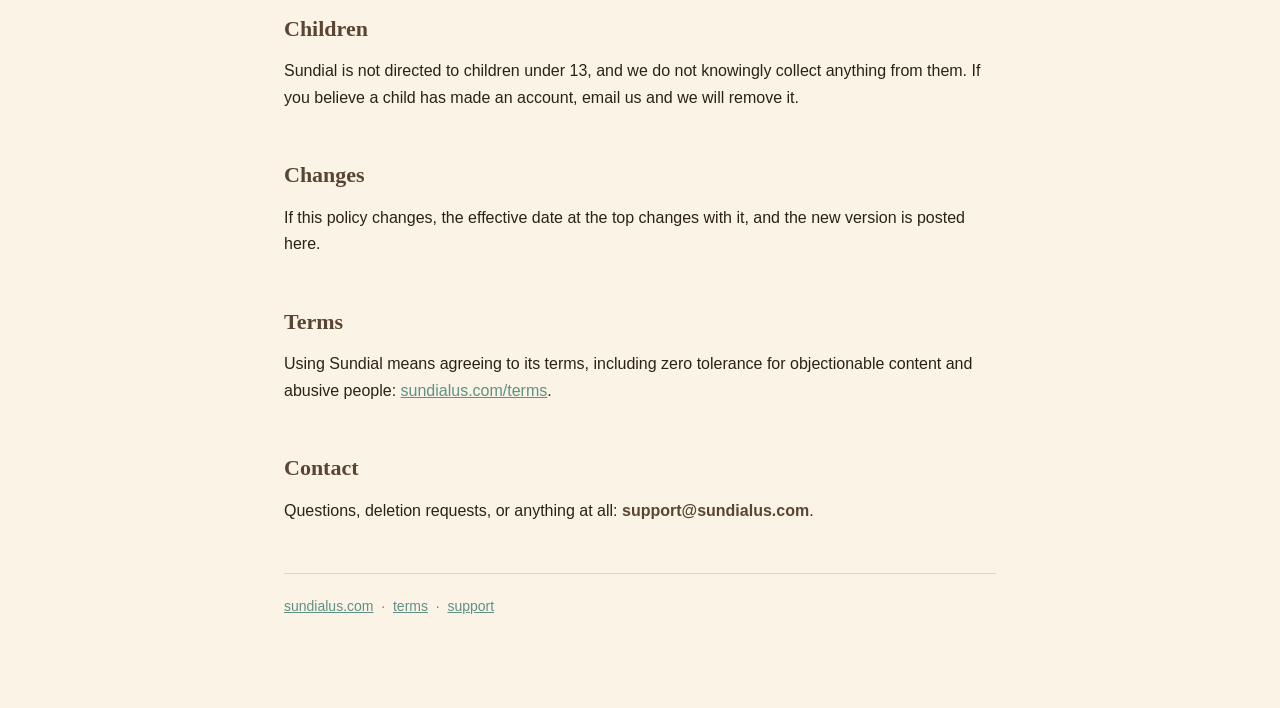
<file: privacy.html>
<!DOCTYPE html>
<html lang="en">
<head>
<meta charset="utf-8">
<meta name="viewport" content="width=device-width, initial-scale=1">
<title>Sundial Privacy Policy</title>
<meta name="description" content="What Sundial collects, what it cannot read, and how to delete it all.">
<link rel="icon" href="assets/icon.png">
<link rel="preconnect" href="https://api.fontshare.com" crossorigin>
<link href="https://api.fontshare.com/v2/css?f[]=ranade@400,700&f[]=satoshi@400,500,700&display=swap" rel="stylesheet">
<style>
  :root{ --linen:#FBF4E6; --honey:#F2B95C; --amber:#E08A4C; --amber-deep:#E07C3C;
         --cocoa:#5A4534; --cocoa-soft:#8a7560; --seafoam-deep:#5F9085; --ink:#2A2118; }
  *{box-sizing:border-box;margin:0;padding:0}
  body{ font-family:'Satoshi',-apple-system,BlinkMacSystemFont,'Segoe UI',sans-serif;
        background:var(--linen); color:var(--ink); line-height:1.65;
        max-width:760px; margin:0 auto; padding:52px 24px 90px; }
  h1{ font-family:'Ranade','Times New Roman',serif; font-size:38px; color:var(--amber-deep);
      font-weight:700; letter-spacing:-.01em; }
  h2{ font-family:'Ranade','Times New Roman',serif; font-size:22px; color:var(--cocoa);
      margin:2.1em 0 .5em; font-weight:700; }
  p,li{ font-size:16px; }
  p{ margin:.7em 0 }
  ul{ margin:.6em 0 .6em 1.15em }
  li{ margin:.42em 0 }
  a{ color:var(--seafoam-deep) }
  strong{ color:var(--cocoa) }
  .stamp{ color:var(--cocoa-soft); font-size:14px; margin-top:.2em }
  .card{ background:#fff; border:1px solid rgba(224,138,76,.28); border-radius:16px;
         padding:20px 24px; margin:1.6em 0; }
  .card h2{ margin-top:0 }
  footer{ margin-top:3.5em; padding-top:1.5em; border-top:1px solid rgba(122,98,74,.22);
          color:var(--cocoa-soft); font-size:14px }
</style>
</head>
<body>

<h1>Sundial Privacy Policy</h1>
<p class="stamp"><strong>Effective:</strong> November 2, 2026</p>

<p>Sundial is a small app for staying close to the handful of people who matter most. You share a day with someone, and it fills up with notes, photos, drawings, voice, and songs. This page says exactly what Sundial collects, what it cannot read, and how to get rid of all of it. It is deliberately short, because there is not much to say.</p>
<div class="card">
<h2>The one-paragraph version</h2>
<p>What you send is <strong>end-to-end encrypted on your device before it leaves it.</strong> That includes the golden hours, comments and reactions you share with your stars. We cannot read your messages, see your photos or drawings, or hear your voice notes. A few things are not encrypted, and this page lists them all. The main ones are your name, who follows whom, a photo only if you choose to show one on your page, and whatever someone can see when they report it, which they send to Jacob. We never ask for your email address, phone number, contacts, or location. We do not show ads, and we do not sell anything about you to anybody, ever.</p>
</div>

<h2>Who we are</h2>
<p>Sundial is made by Jacob Cacheria. You can reach us any time at <strong>support@sundialus.com</strong>.</p>
<h2>What you send, and why we cannot read it</h2>
<p>Everything you put into an orbit is encrypted on your phone before it is uploaded, and only the phones of the people in that orbit can open it. That covers your written beams, sunprints and doubletakes, inklings, hums, moonflowers and their answers, golden hours, sunsongs, backdrops, the FaceTime link for an eclipse, and the captions on any of them.</p>
<p>Golden hours you share with your stars are the same. The photo, hum, word and song are encrypted on your phone with a key that only you and the stars you have let in hold, and so are the comments and reactions under them.</p>
<p>Our servers, and the companies that run them, only ever store the encrypted version. Nobody at Sundial can open it. Neither can Google, whose infrastructure it sits on. The one way we ever see any of it is a report, when someone who could already see something decrypts it on their own phone and sends it to us. See "Reports" below.</p>
<p>One consequence is worth saying out loud: <strong>if you lose your devices and your keychain, that history cannot be recovered.</strong> Not by you, and not by us. That is the trade for us not being able to read it.</p>
<h2>What is not encrypted</h2>
<p>Some information has to be readable by our servers for the app to work at all. We would rather list it than let you assume otherwise:</p>
<ul>
  <li>The names and nicknames you type for yourself and for the people you beam with.</li>
  <li>Which accounts share an orbit, and when that orbit was made.</li>
  <li>For each thing you send: when it was sent and what kind of thing it is (a beam, a sunprint, a hum, and so on). Not its contents.</li>
  <li>Emoji reactions, and where each encrypted file is stored.</li>
  <li>The time of a planned eclipse, and who planned it.</li>
  <li>Invite codes and invite links while they last, and who made them.</li>
  <li>Whether you have Sundial Gold.</li>
  <li>Your notification token, so a push can reach your phone.</li>
  <li>Usage records, described below.</li>
  <li>Your page in stars: your name and public key, and a photo only if you turn on "show your photo".</li>
  <li>Who follows whom, who has asked to follow someone or start an orbit with them, and who has blocked whom, with the names shown on those lists.</li>
  <li>For each golden hour you share with your stars: when it was posted, when it ends, and where its encrypted files are stored. Not its contents.</li>
  <li>Who wrote each comment and who left each reaction under a golden hour shared with stars. Not what they say.</li>
  <li>Reports, described below.</li>
</ul>
<h2>Stars</h2>
<p>Stars are one way following: someone you let in can see your golden hour for the 24 hours it is up. You approve every one.</p>
<ul>
  <li><strong>Your name.</strong> The first time you open a version of Sundial that has stars, your phone puts your name and your public key on a page for your account, unencrypted, even if you never use stars. Anyone with your link can see that page, and so can anyone in an orbit with you or anyone else who has your account identifier, unless you have blocked them.</li>
  <li><strong>Your photo.</strong> It goes on that page only if you turn on "show your photo". It is then unencrypted, and the same people can see it. Turn it off and it is deleted.</li>
  <li><strong>Your golden hours.</strong> They stay end-to-end encrypted. Our servers can see who follows whom, but not what you shared.</li>
  <li><strong>Comments.</strong> Everyone who can see a golden hour sees the comments under it, with no names on them. Only the poster and the person who wrote a comment can see who wrote it. Separately, our servers keep a note of who wrote each comment for 72 hours from when it was written, even if it is deleted sooner, so that a report can still say who wrote it. No phone can read that note, and it is used for nothing else.</li>
</ul>
<h2>Reports</h2>
<p>You can report someone's page, or a golden hour or comment shared with stars, and you can report anyone in a chat from their page. Your phone then sends what you can see of it to Jacob, who makes Sundial and reads them: the name, photo or word, or the comment, decrypted on your phone, along with who it is about and who sent the report. If it is a comment, the server adds who wrote it, even if they have since deleted it, and stars still see no names. When one person sends more than 20 reports in an hour, the ones past that are deleted rather than kept.</p>
<p>Jacob can suspend someone after a report. Their page and link stop working, their photo is removed, their waiting requests and asks, their comments and their reactions are deleted, and they stop seeing who they follow. They can't join or start any new chat or solar system. Chats they are already in keep working.</p>
<p>Reports made in stars are kept for 90 days and then deleted, along with any picture they carry, even if the person who sent one or the person it is about deletes their account. See "Terms" at the end of this page.</p>
<h2>Your account</h2>
<p>You sign in with Apple. Apple gives us an identifier for your account and nothing else. Sundial does not request or receive your email address, never asks for a phone number, and there is no password to lose.</p>
<h2>Your profile and settings</h2>
<p>Your profile photo, and any world you draw for someone, are encrypted on your phone and stored with us so your own other phones can put them back when you sign in. We cannot see them, and they are never sent to the people you orbit with. The one exception is if you turn on "show your photo" on your page in stars, which puts a separate, unencrypted copy of your photo there, as described under "Stars" above. A world you draw is never shown this way.</p>
<p>Your settings also travel between your own phones through your <strong>iCloud Keychain</strong>, which Apple protects with end-to-end encryption: your name, the postcode you entered, your music service, your widget style, your north star, the order of your orbits, your reactions, and for each orbit the world it wears, the relationship you picked, and the ring you drew. Of these, the only one our servers ever see is your name, as described above.</p>
<p>If you enter a postcode so the sun in the app matches your sky, your phone asks Apple's maps service to turn it into a rough latitude. The postcode is never sent to us.</p>
<h2>Usage information</h2>
<p>Sundial records a small amount of information about how the app is used, so we can tell which parts work and which are broken. Each record is an event name such as "a beam was sent", "a sunprint failed to load", or "the almanac was opened", sometimes with a small detail like an error code, along with your account identifier, a nickname generated from it, the hour on your clock, your time zone offset, and your iPhone model and iOS version. Sundial also keeps a running count of how often each feature is used.</p>
<p>If connecting with someone fails, the app sends a short report of why, with part of your account identifier, the app version, your iPhone model, your iOS version, and your time zone offset, so we can fix it.</p>
<p>These records say that something happened, never what it was. The contents of anything you send never appear in them. There is no third-party analytics company involved, no advertising identifier, and no tracking across other apps or websites.</p>
<h2>Camera, microphone, photos, and music</h2>
<ul>
  <li><strong>Camera</strong> is used only while you take a sunprint, a doubletake, a glimmer or a flare, use the sun lens, or scan someone's link.</li>
  <li><strong>Microphone</strong> is used only while you record a hum.</li>
  <li><strong>Photos</strong> are used when you pick a picture for a backdrop or your profile, and when you save a sunprint to your camera roll.</li>
  <li><strong>Apple Music and Spotify</strong> are contacted only when you search for a song, open one, or save songs to a playlist. Those requests go to them under their own privacy policies.</li>
</ul>
<p>Nothing from any of these is uploaded except the specific thing you chose to send, and that goes up encrypted like everything else, apart from a photo you choose to show on your page, and what you send in a report.</p>
<h2>Siri, widgets, and notifications</h2>
<p>So you can say "beam mom in sundial", Sundial gives Siri the names you use for the people you orbit with. What you say to Siri is handled by Apple under its own privacy policy.</p>
<p>Notifications and widgets are filled in on your phone. The notification our server sends only says who something is from and what kind of thing it is, and the copies your widgets show are kept on your phone.</p>
<h2>Purchases</h2>
<p>Sundial Gold is a one-time purchase handled entirely by Apple. Payment details never reach us. We store only whether an account has unlocked it.</p>
<h2>Who can reach you, leaving an orbit, and feedback</h2>
<p>Nobody can message you in Sundial unless you are in an orbit together, and that takes a link one of you chose to send. A star you let in can comment under your golden hour. Someone who has your link, or who shares an orbit with you, can ask to follow you or to start an orbit with you. You get a banner saying someone asked, with no name in it, and they get nothing until you say yes.</p>
<p>If you leave an orbit, that person is gone from your solar system and cannot message you again unless the two of you start a new one. Stars are separate: leaving an orbit does not stop them following you, or asking to.</p>
<p>If you block someone, they can't follow you, ask to start an orbit, or open your page, and your one to one orbit with them ends. Their comments and reactions on golden hours you shared with stars are deleted. It does not change shared solar systems you are both already in, but it does stop them joining one through a link you made.</p>
<p>If you send feedback from Settings, we receive your message, a screenshot if you attach one, and your iPhone model and iOS version. Feedback is written to us, so it is not encrypted.</p>
<h2>Where it is stored</h2>
<p>Sundial runs on <strong>Google Firebase</strong> (Authentication, Firestore, Cloud Storage, Cloud Functions, and Cloud Messaging) and uses <strong>Apple</strong> for sign-in, push notifications, iCloud Keychain, Siri, and payments. It also uses Apple's App Attest to check that requests come from the real app, which helps keep out abuse. Everything is encrypted in transit, and your content is additionally encrypted by your own phone before it gets there, apart from what this page lists as not encrypted.</p>
<ul>
  <li>Apple: <a href="https://www.apple.com/legal/privacy/">Apple Privacy Policy</a></li>
  <li>Google Firebase: <a href="https://firebase.google.com/support/privacy">Firebase Privacy and Security</a></li>
  <li>Spotify, if you use it: <a href="https://www.spotify.com/legal/privacy-policy/">Spotify Privacy Policy</a></li>
</ul>
<h2>How long things last</h2>
<p>A day's beams leave the main page at midnight and are kept in your almanac, which only the people in that orbit can open. You can take back something you sent for three minutes after sending it. If somebody leaves a one to one orbit, the shared history is deleted within twenty-four hours. A solar system's history stays with the people still in it, and is deleted within twenty-four hours of the last of them leaving. Invite codes and links expire. A golden hour shared with your stars shows for 24 hours, is not kept in anyone's past golden hours, and is deleted from our servers within about two days, with its comments and reactions. Reports are kept for 90 days from when they reach us. Usage records and feedback are kept until your account is deleted, and so are reports that reached us before stars came to Sundial.</p>
<h2>Deleting everything</h2>
<p>You can <strong>delete your account from inside the app</strong>, in Settings. It leaves every orbit you are in, which deletes a one to one orbit's shared history within twenty-four hours, and takes your uploads out of every solar system, where the words you sent stay with the people still in it until the last of them leaves. It removes your name, your profile photo and drawn worlds, your usage records, and your feedback. It also clears the settings kept in your iCloud Keychain, revokes Sign in with Apple, and deletes the account itself. It cannot be undone. If you would rather we did it, or you no longer have the app, email <strong>support@sundialus.com</strong> and we will.</p>
<p>In stars, it deletes your page, your link, your photo and your golden hours, the people who follow you and the people you follow, on both sides, your requests and asks, your comments and reactions, your blocks and anyone's block of you, and the keys on your phone.</p>
<p>Some things stay. A report you sent, or one someone sent about you, stays for the rest of its 90 days, because someone may still need to act on it, and that includes any words or picture it carries. Reports from older versions of Sundial that someone else sent about you stay until they delete their account. Anything already on someone else's phone, like a banner they have not cleared, stays there until they clear it or next open Sundial.</p>
<h2>Children</h2>
<p>Sundial is not directed to children under 13, and we do not knowingly collect anything from them. If you believe a child has made an account, email us and we will remove it.</p>
<h2>Changes</h2>
<p>If this policy changes, the effective date at the top changes with it, and the new version is posted here.</p>
<h2>Terms</h2>
<p>Using Sundial means agreeing to its terms, including zero tolerance for objectionable content and abusive people: <a href="https://sundialus.com/terms">sundialus.com/terms</a>.</p>
<h2>Contact</h2>
<p>Questions, deletion requests, or anything at all: <strong>support@sundialus.com</strong>.</p>

<footer>
  <a href="/">sundialus.com</a> &nbsp;·&nbsp; <a href="/terms.html">terms</a> &nbsp;·&nbsp; <a href="/support.html">support</a>
</footer>

</body>
</html>
</file>
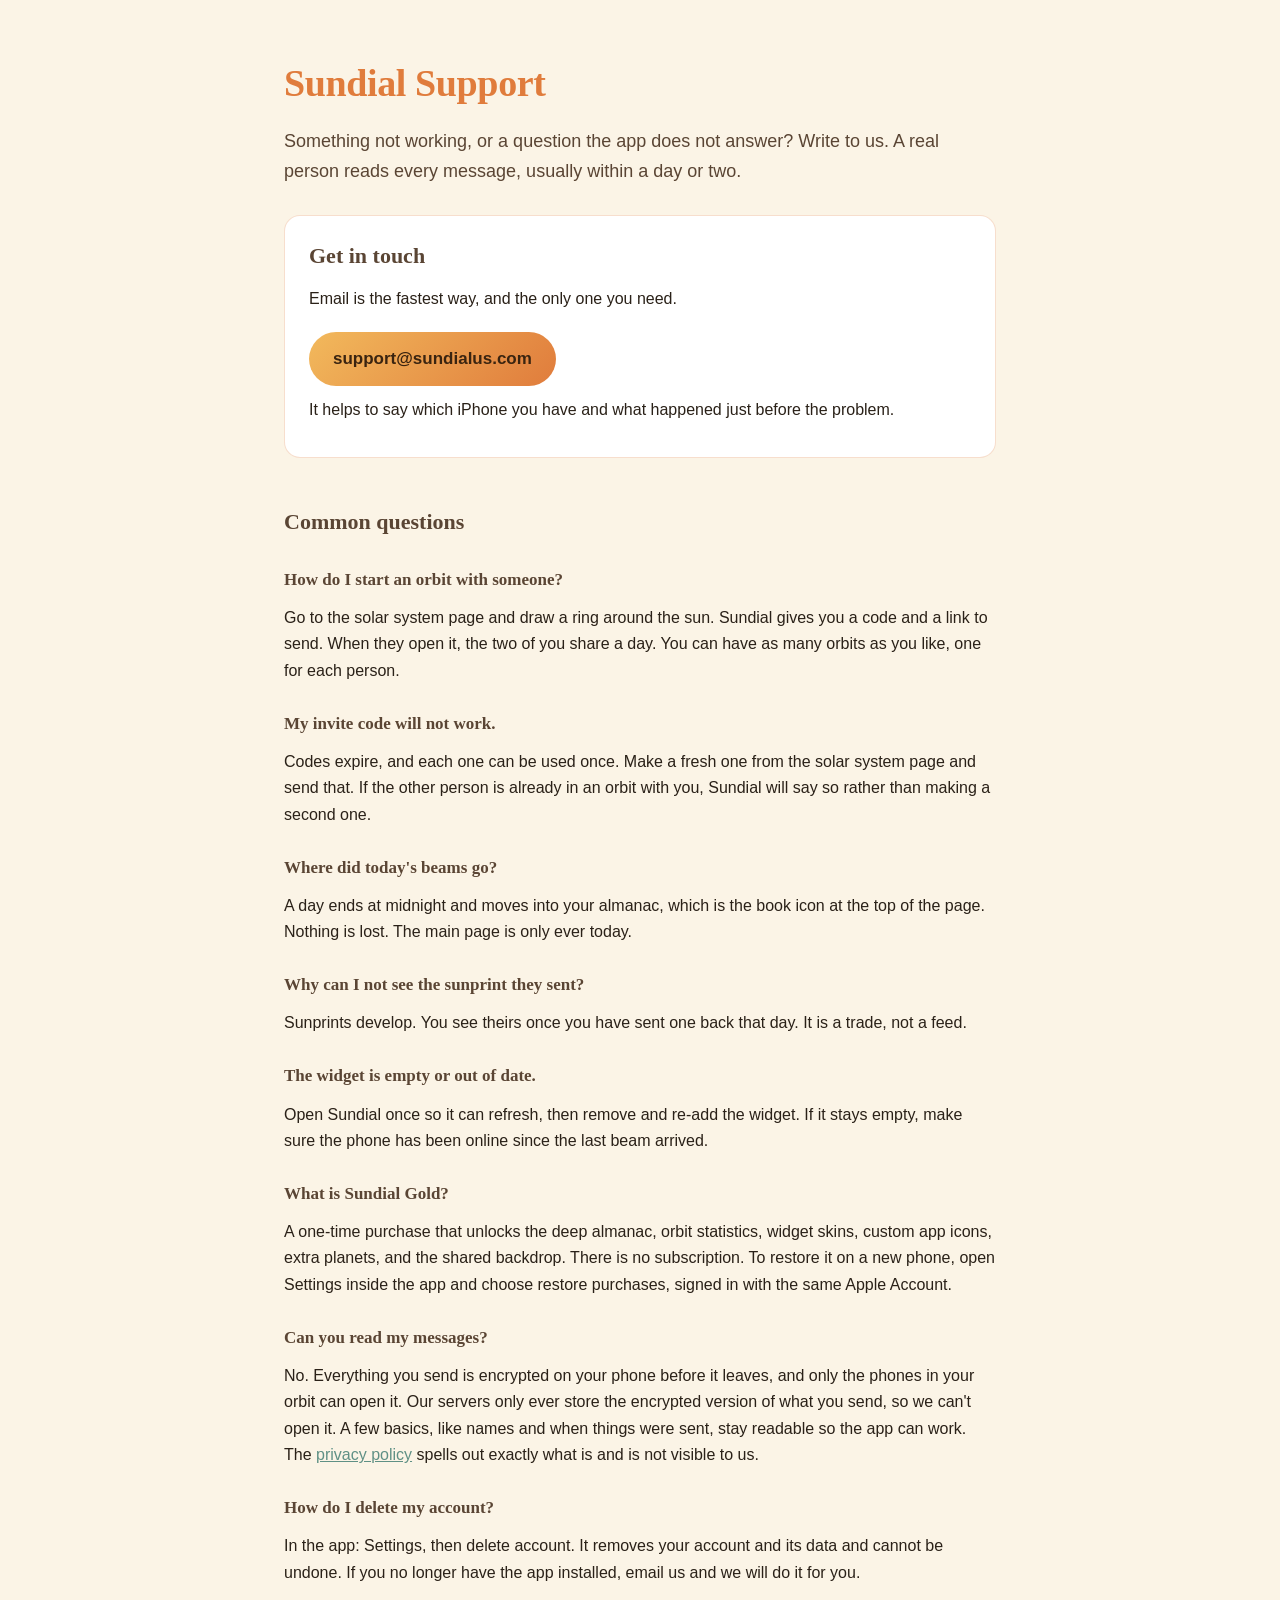
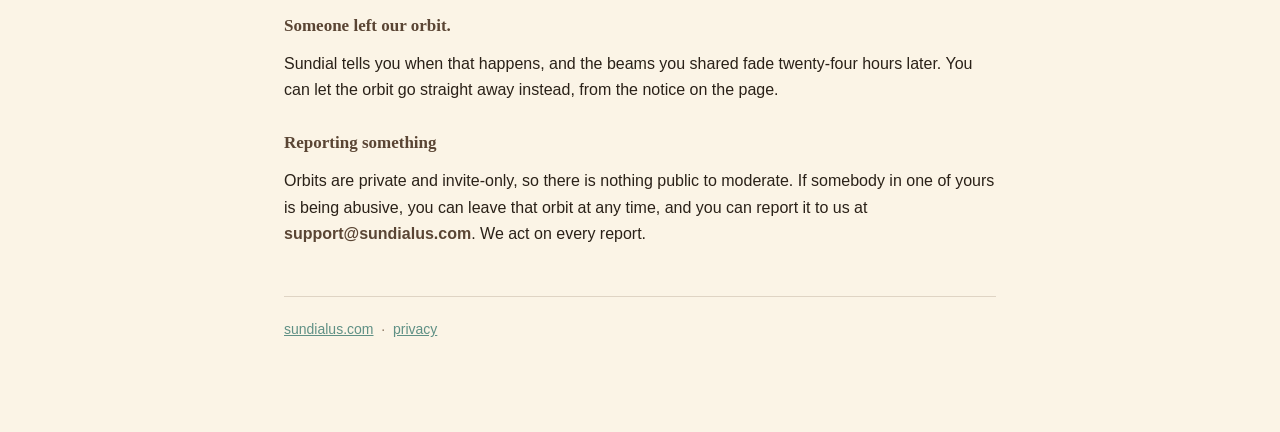
<file: support.html>
<!DOCTYPE html>
<html lang="en">
<head>
<meta charset="utf-8">
<meta name="viewport" content="width=device-width, initial-scale=1">
<title>Sundial — Support</title>
<meta name="description" content="Help with Sundial: orbits, invites, sunprints, hums, moonflowers, widgets, and Sundial Gold.">
<link rel="icon" href="assets/icon.png">
<link rel="preconnect" href="https://api.fontshare.com" crossorigin>
<link href="https://api.fontshare.com/v2/css?f[]=ranade@400,700&f[]=satoshi@400,500,700&display=swap" rel="stylesheet">
<style>
  :root{ --linen:#FBF4E6; --honey:#F2B95C; --amber:#E08A4C; --amber-deep:#E07C3C;
         --cocoa:#5A4534; --cocoa-soft:#8a7560; --seafoam-deep:#5F9085; --ink:#2A2118; }
  *{box-sizing:border-box;margin:0;padding:0}
  body{ font-family:'Satoshi',-apple-system,BlinkMacSystemFont,'Segoe UI',sans-serif;
        background:var(--linen); color:var(--ink); line-height:1.65;
        max-width:760px; margin:0 auto; padding:52px 24px 90px; }
  h1{ font-family:'Ranade','Times New Roman',serif; font-size:38px; color:var(--amber-deep);
      font-weight:700; letter-spacing:-.01em; }
  h2{ font-family:'Ranade','Times New Roman',serif; font-size:22px; color:var(--cocoa);
      margin:2.1em 0 .5em; font-weight:700; }
  h3{ font-family:'Ranade','Times New Roman',serif; font-size:17px; color:var(--cocoa);
      margin:1.5em 0 .2em; font-weight:700; }
  p,li{ font-size:16px }
  p{ margin:.7em 0 }
  ul{ margin:.6em 0 .6em 1.15em }
  li{ margin:.42em 0 }
  a{ color:var(--seafoam-deep) }
  strong{ color:var(--cocoa) }
  .lede{ font-size:18px; color:var(--cocoa) }
  .card{ background:#fff; border:1px solid rgba(224,138,76,.28); border-radius:16px;
         padding:22px 24px; margin:1.8em 0 }
  .card h2{ margin-top:0 }
  .mail{ display:inline-block; margin-top:.5em; font-weight:700; font-size:17px;
         color:#3a2410; background:linear-gradient(135deg,var(--honey),var(--amber-deep));
         padding:13px 24px; border-radius:999px; text-decoration:none }
  footer{ margin-top:3.5em; padding-top:1.5em; border-top:1px solid rgba(122,98,74,.22);
          color:var(--cocoa-soft); font-size:14px }
</style>
</head>
<body>

<h1>Sundial Support</h1>
<p class="lede">Something not working, or a question the app does not answer? Write to us.
A real person reads every message, usually within a day or two.</p>

<div class="card">
  <h2>Get in touch</h2>
  <p>Email is the fastest way, and the only one you need.</p>
  <a class="mail" href="mailto:support@sundialus.com">support@sundialus.com</a>
  <p>It helps to say which iPhone you have and what happened just before the problem.</p>
</div>

<h2>Common questions</h2>

<h3>How do I start an orbit with someone?</h3>
<p>Go to the solar system page and draw a ring around the sun. Sundial gives you a code
and a link to send. When they open it, the two of you share a day. You can have as many
orbits as you like, one for each person.</p>

<h3>My invite code will not work.</h3>
<p>Codes expire, and each one can be used once. Make a fresh one from the solar system
page and send that. If the other person is already in an orbit with you, Sundial will say
so rather than making a second one.</p>

<h3>Where did today's beams go?</h3>
<p>A day ends at midnight and moves into your almanac, which is the book icon at the top
of the page. Nothing is lost. The main page is only ever today.</p>

<h3>Why can I not see the sunprint they sent?</h3>
<p>Sunprints develop. You see theirs once you have sent one back that day. It is a trade,
not a feed.</p>

<h3>The widget is empty or out of date.</h3>
<p>Open Sundial once so it can refresh, then remove and re-add the widget. If it stays
empty, make sure the phone has been online since the last beam arrived.</p>

<h3>What is Sundial Gold?</h3>
<p>A one-time purchase that unlocks the deep almanac, orbit statistics, widget skins,
custom app icons, extra planets, and the shared backdrop. There is no subscription. To
restore it on a new phone, open Settings inside the app and choose restore purchases,
signed in with the same Apple Account.</p>

<h3>Can you read my messages?</h3>
<p>No. Everything you send is encrypted on your phone before it leaves, and only the
phones in your orbit can open it. Our servers only ever store the encrypted version of what you send, so we can't open it. A few basics, like names and when things were sent, stay readable so the app can work. The
<a href="/privacy.html">privacy policy</a> spells out exactly what is and is not visible
to us.</p>

<h3>How do I delete my account?</h3>
<p>In the app: Settings, then delete account. It removes your account and its data and
cannot be undone. If you no longer have the app installed, email us and we will do it
for you.</p>

<h3>Someone left our orbit.</h3>
<p>Sundial tells you when that happens, and the beams you shared fade twenty-four hours
later. You can let the orbit go straight away instead, from the notice on the page.</p>

<h3>Reporting something</h3>
<p>Orbits are private and invite-only, so there is nothing public to moderate. If somebody
in one of yours is being abusive, you can leave that orbit at any time, and you can report
it to us at <strong>support@sundialus.com</strong>. We act on every report.</p>

<footer>
  <a href="/">sundialus.com</a> &nbsp;·&nbsp; <a href="/privacy.html">privacy</a>
</footer>

</body>
</html>
</file>
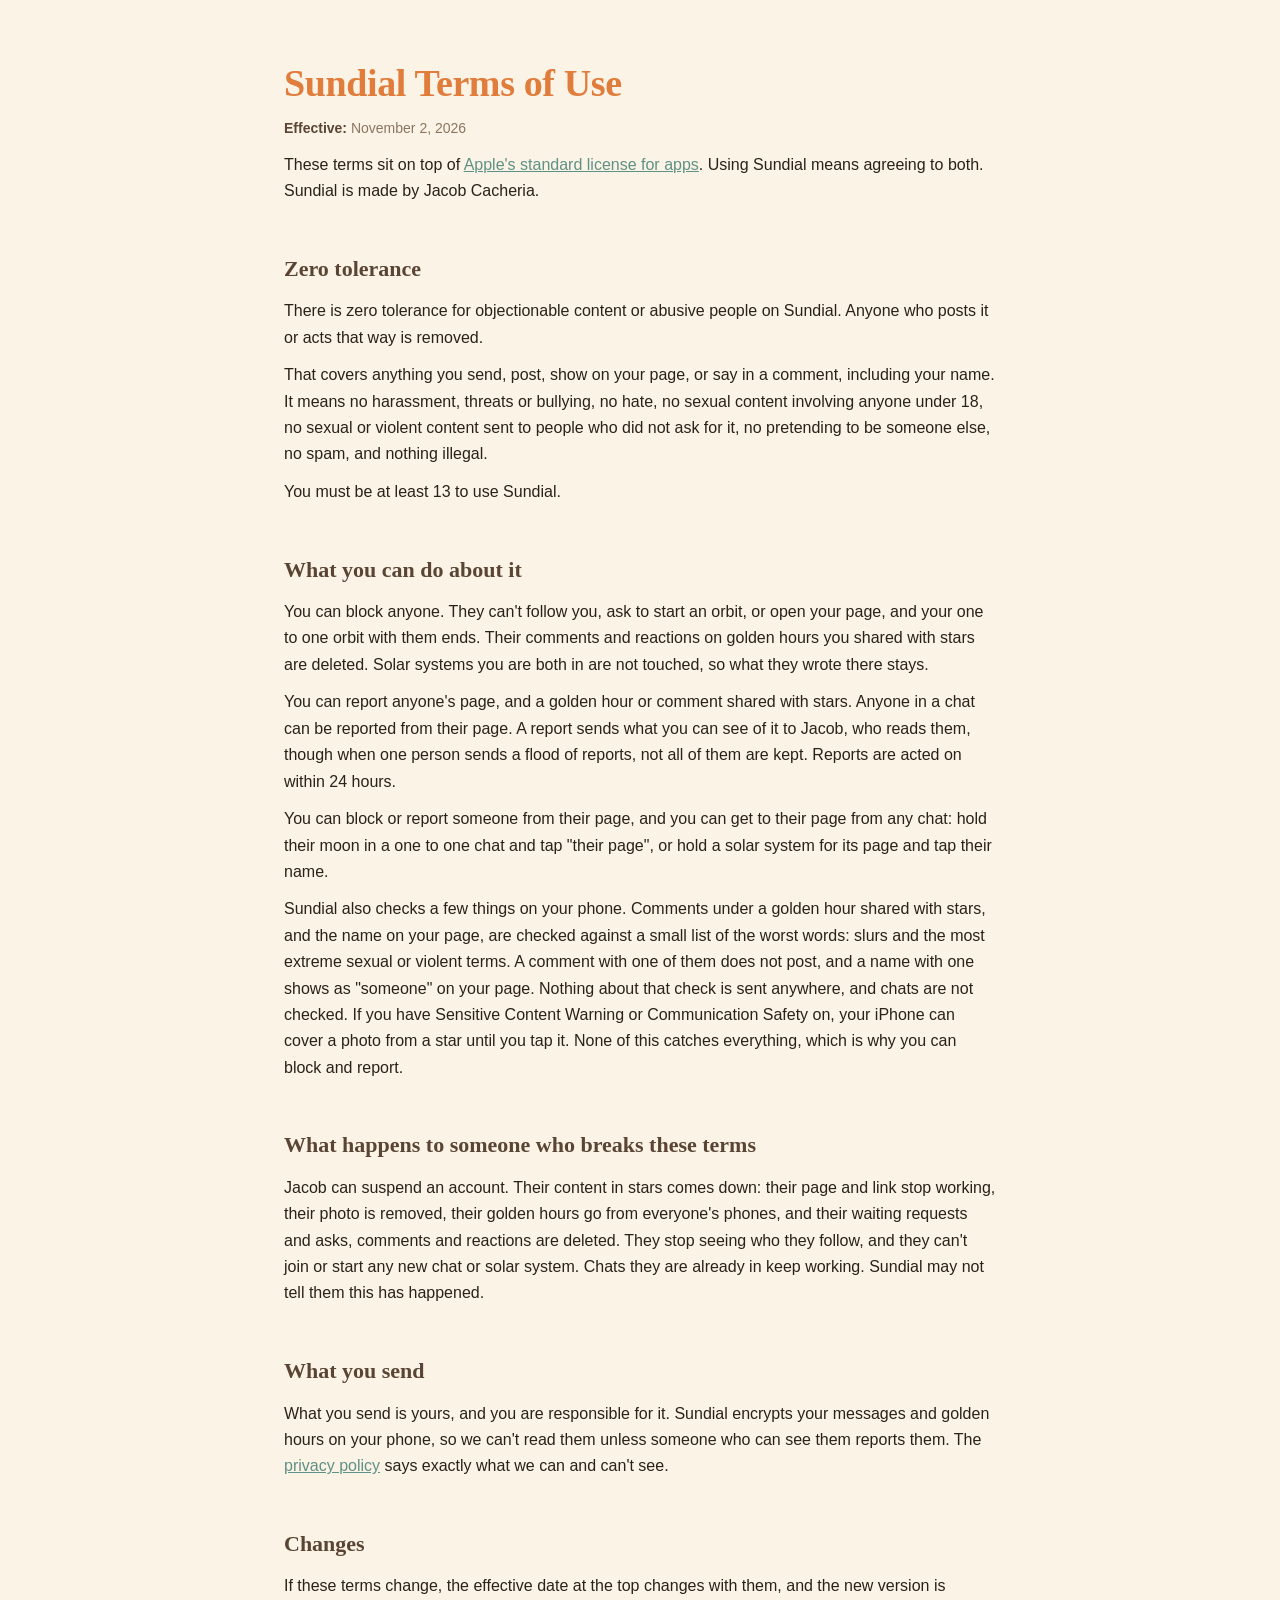
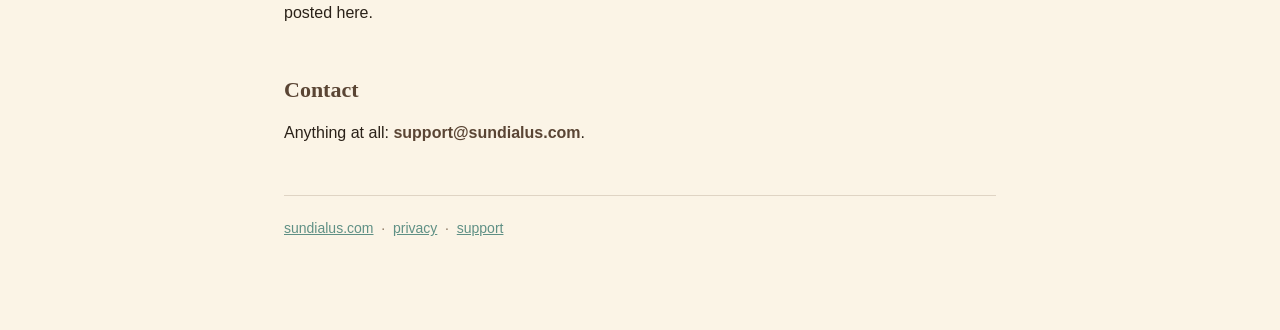
<file: terms.html>
<!DOCTYPE html>
<html lang="en">
<head>
<meta charset="utf-8">
<meta name="viewport" content="width=device-width, initial-scale=1">
<title>Sundial Terms of Use</title>
<meta name="description" content="What using Sundial means agreeing to, and what happens to someone who breaks it.">
<link rel="icon" href="assets/icon.png">
<link rel="preconnect" href="https://api.fontshare.com" crossorigin>
<link href="https://api.fontshare.com/v2/css?f[]=ranade@400,700&f[]=satoshi@400,500,700&display=swap" rel="stylesheet">
<style>
  :root{ --linen:#FBF4E6; --honey:#F2B95C; --amber:#E08A4C; --amber-deep:#E07C3C;
         --cocoa:#5A4534; --cocoa-soft:#8a7560; --seafoam-deep:#5F9085; --ink:#2A2118; }
  *{box-sizing:border-box;margin:0;padding:0}
  body{ font-family:'Satoshi',-apple-system,BlinkMacSystemFont,'Segoe UI',sans-serif;
        background:var(--linen); color:var(--ink); line-height:1.65;
        max-width:760px; margin:0 auto; padding:52px 24px 90px; }
  h1{ font-family:'Ranade','Times New Roman',serif; font-size:38px; color:var(--amber-deep);
      font-weight:700; letter-spacing:-.01em; }
  h2{ font-family:'Ranade','Times New Roman',serif; font-size:22px; color:var(--cocoa);
      margin:2.1em 0 .5em; font-weight:700; }
  p,li{ font-size:16px; }
  p{ margin:.7em 0 }
  ul{ margin:.6em 0 .6em 1.15em }
  li{ margin:.42em 0 }
  a{ color:var(--seafoam-deep) }
  strong{ color:var(--cocoa) }
  .stamp{ color:var(--cocoa-soft); font-size:14px; margin-top:.2em }
  .card{ background:#fff; border:1px solid rgba(224,138,76,.28); border-radius:16px;
         padding:20px 24px; margin:1.6em 0; }
  .card h2{ margin-top:0 }
  footer{ margin-top:3.5em; padding-top:1.5em; border-top:1px solid rgba(122,98,74,.22);
          color:var(--cocoa-soft); font-size:14px }
</style>
</head>
<body>

<h1>Sundial Terms of Use</h1>
<p class="stamp"><strong>Effective:</strong> November 2, 2026</p>

<p>These terms sit on top of <a href="https://www.apple.com/legal/internet-services/itunes/dev/stdeula/">Apple's standard license for apps</a>. Using Sundial means agreeing to both. Sundial is made by Jacob Cacheria.</p>
<h2>Zero tolerance</h2>
<p>There is zero tolerance for objectionable content or abusive people on Sundial. Anyone who posts it or acts that way is removed.</p>
<p>That covers anything you send, post, show on your page, or say in a comment, including your name. It means no harassment, threats or bullying, no hate, no sexual content involving anyone under 18, no sexual or violent content sent to people who did not ask for it, no pretending to be someone else, no spam, and nothing illegal.</p>
<p>You must be at least 13 to use Sundial.</p>
<h2>What you can do about it</h2>
<p>You can block anyone. They can't follow you, ask to start an orbit, or open your page, and your one to one orbit with them ends. Their comments and reactions on golden hours you shared with stars are deleted. Solar systems you are both in are not touched, so what they wrote there stays.</p>
<p>You can report anyone's page, and a golden hour or comment shared with stars. Anyone in a chat can be reported from their page. A report sends what you can see of it to Jacob, who reads them, though when one person sends a flood of reports, not all of them are kept. Reports are acted on within 24 hours.</p>
<p>You can block or report someone from their page, and you can get to their page from any chat: hold their moon in a one to one chat and tap "their page", or hold a solar system for its page and tap their name.</p>
<p>Sundial also checks a few things on your phone. Comments under a golden hour shared with stars, and the name on your page, are checked against a small list of the worst words: slurs and the most extreme sexual or violent terms. A comment with one of them does not post, and a name with one shows as "someone" on your page. Nothing about that check is sent anywhere, and chats are not checked. If you have Sensitive Content Warning or Communication Safety on, your iPhone can cover a photo from a star until you tap it. None of this catches everything, which is why you can block and report.</p>
<h2>What happens to someone who breaks these terms</h2>
<p>Jacob can suspend an account. Their content in stars comes down: their page and link stop working, their photo is removed, their golden hours go from everyone's phones, and their waiting requests and asks, comments and reactions are deleted. They stop seeing who they follow, and they can't join or start any new chat or solar system. Chats they are already in keep working. Sundial may not tell them this has happened.</p>
<h2>What you send</h2>
<p>What you send is yours, and you are responsible for it. Sundial encrypts your messages and golden hours on your phone, so we can't read them unless someone who can see them reports them. The <a href="https://sundialus.com/privacy">privacy policy</a> says exactly what we can and can't see.</p>
<h2>Changes</h2>
<p>If these terms change, the effective date at the top changes with them, and the new version is posted here.</p>
<h2>Contact</h2>
<p>Anything at all: <strong>support@sundialus.com</strong>.</p>

<footer>
  <a href="/">sundialus.com</a> &nbsp;·&nbsp; <a href="/privacy.html">privacy</a> &nbsp;·&nbsp; <a href="/support.html">support</a>
</footer>

</body>
</html>
</file>
<file: css/styles.css>
/* ============ Sundial — marketing site ============ */
:root{
  --linen:#FBF4E6; --honey:#F2B95C; --amber:#E08A4C; --amber-deep:#E07C3C;
  --blush:#F4C2A8; --cocoa:#5A4534; --cocoa-soft:#8a7560;
  --seafoam:#9CC4BC; --seafoam-deep:#5F9085;
  --dusk:#14101C; --dusk-2:#1d1622; --night:#0d0a12;
  --ink:#2A2118;
  --maxw:1140px;
  --ease:cubic-bezier(.22,.61,.36,1);
  --display:'Ranade','Times New Roman',serif;
  --body:'Satoshi',-apple-system,BlinkMacSystemFont,'Segoe UI',sans-serif;
}
*{box-sizing:border-box;margin:0;padding:0}
html{scroll-behavior:auto}
body{
  font-family:var(--body); color:var(--ink); background:var(--linen);
  -webkit-font-smoothing:antialiased; overflow-x:hidden; line-height:1.5;
  text-transform:lowercase;
}
img{max-width:100%;display:block}
a{color:inherit;text-decoration:none}
code{font-family:ui-monospace,Menlo,monospace; font-size:.9em; background:rgba(224,138,76,.14); color:var(--amber-deep); padding:1px 6px; border-radius:6px}
em{font-style:normal; color:var(--amber-deep)}
.container{max-width:var(--maxw); margin:0 auto; padding:0 28px}
/* custom icon set */
.ic{ display:inline-block; vertical-align:middle; line-height:0; }
.ic--sm{ width:15px; height:15px; vertical-align:-2px; }
.ic--xs{ width:13px; height:13px; vertical-align:-1px; }
.eyebrow .ic{ margin-left:5px; }

/* ---------- buttons ---------- */
.btn{
  display:inline-flex; align-items:center; gap:.5em; font-family:var(--body); font-weight:700;
  font-size:15px; padding:14px 24px; border-radius:999px; cursor:pointer; border:none;
  transition:transform .25s var(--ease), box-shadow .25s var(--ease), background .25s;
  white-space:nowrap;
}
.btn--glow{ color:#3a2410; background:linear-gradient(135deg,var(--honey),var(--amber-deep));
  box-shadow:0 8px 30px rgba(224,124,60,.45), inset 0 1px 0 rgba(255,255,255,.4); }
.btn--glow:hover{ transform:translateY(-2px); box-shadow:0 14px 44px rgba(224,124,60,.6), inset 0 1px 0 rgba(255,255,255,.5); }
.btn--ghost{ color:inherit; background:transparent; border:1.5px solid rgba(122,98,74,.4); }
.btn--ghost:hover{ border-color:var(--amber-deep); color:var(--amber-deep); transform:translateY(-2px); }
.btn--small{ padding:10px 18px; font-size:14px; color:#3a2410; background:linear-gradient(135deg,var(--honey),var(--amber)); }
.btn--lg{ font-size:17px; padding:17px 34px; }
/* cursor-following warm sun glow */
.btn--sun{ position:relative; overflow:hidden; isolation:isolate; }
.btn--sun > span{ position:relative; z-index:2; }
.btn--sun::after{ content:""; position:absolute; z-index:1; left:var(--bx,50%); top:var(--by,50%);
  width:180px; height:180px; transform:translate(-50%,-50%); border-radius:50%; pointer-events:none;
  opacity:0; transition:opacity .4s var(--ease); mix-blend-mode:screen;
  background:radial-gradient(circle, rgba(255,248,228,.95) 0%, rgba(255,213,140,.6) 38%, rgba(255,180,90,0) 72%); }
.btn--sun:hover::after{ opacity:1; }

/* ---------- nav ---------- */
.nav{
  position:fixed; inset:0 0 auto 0; z-index:50; display:flex; align-items:center; gap:24px;
  padding:16px 28px; max-width:var(--maxw); margin:0 auto; left:0; right:0;
  transition:background .4s, backdrop-filter .4s, box-shadow .4s, padding .4s;
}
.nav.scrolled{ background:rgba(251,244,230,.82); backdrop-filter:blur(14px) saturate(1.4);
  box-shadow:0 1px 0 rgba(90,69,52,.08); padding:10px 28px; border-radius:0 0 18px 18px; }
.nav__brand{ display:flex; align-items:center; gap:10px; font-family:var(--display); font-weight:700; font-size:20px; color:#fff; transition:color .4s; }
.nav.scrolled .nav__brand{ color:var(--cocoa); }
.nav__icon{ width:30px; height:30px; border-radius:8px; box-shadow:0 2px 10px rgba(0,0,0,.25); transform:translateY(.07em); }
.nav__links{ display:flex; gap:26px; margin-left:auto; font-size:15px; font-weight:500; }
.nav__links a{ color:rgba(255,255,255,.82); transition:color .25s; }
.nav.scrolled .nav__links a{ color:var(--cocoa-soft); }
.nav__links a:hover{ color:var(--honey); }
.nav.scrolled .nav__links a:hover{ color:var(--amber-deep); }

/* ---------- hero ---------- */
.hero{ position:relative; min-height:100svh; display:flex; align-items:center; justify-content:center;
  text-align:center; background:radial-gradient(120% 90% at 50% 0%, #2a1f2e 0%, var(--dusk) 45%, var(--night) 100%);
  overflow:hidden; color:#fff; }
.hero__fx{ position:absolute; inset:0; z-index:1; opacity:.95; }
.hero__veil{ position:absolute; inset:0; z-index:2;
  background:radial-gradient(60% 50% at 50% 48%, transparent 0%, rgba(13,10,18,.35) 70%, rgba(13,10,18,.75) 100%); pointer-events:none; }
.hero__inner{ position:relative; z-index:3; max-width:840px; padding:0 28px; }
.eyebrow{ display:inline-block; font-weight:700; letter-spacing:.18em; text-transform:lowercase; font-size:12.5px;
  color:var(--honey); padding:8px 16px; border:1px solid rgba(242,185,92,.35); border-radius:999px; margin-bottom:28px;
  background:rgba(242,185,92,.06); backdrop-filter:blur(4px); }
.eyebrow--say{ color:rgba(255,255,255,.9); font-weight:500; font-size:15px; letter-spacing:.01em;
  border:none; background:none; backdrop-filter:none; padding:0; margin-bottom:18px; }
.hero__title{ font-family:var(--display); font-weight:700; font-size:clamp(58px,11vw,140px); line-height:1.02; letter-spacing:-.02em;
  color:#fff; text-shadow:0 2px 40px rgba(0,0,0,.5);
  display:flex; align-items:center; justify-content:center; gap:.16em; flex-wrap:wrap; }
.hero__icon{ width:.82em; height:.82em; border-radius:.2em; box-shadow:0 10px 34px rgba(0,0,0,.45);
  transform:translateY(.07em); }
.hero__sub{ max-width:600px; margin:26px auto 0; font-size:clamp(16px,2vw,20px); color:rgba(255,255,255,.8); line-height:1.6; }
.hero__tag{ margin-top:16px; font-family:var(--display); font-style:italic; font-weight:500;
  font-size:clamp(16px,2.4vw,24px); color:#FFD79E; animation:tagGlow 2.8s ease-in-out infinite; }
@keyframes tagGlow{
  0%,100%{ text-shadow:0 1px 10px rgba(0,0,0,.6), 0 0 12px rgba(255,190,110,.55), 0 0 22px rgba(240,150,80,.35); }
  50%{ text-shadow:0 1px 12px rgba(0,0,0,.65), 0 0 18px rgba(255,214,150,.95), 0 0 34px rgba(245,165,90,.6); } }
.hero__cta{ display:flex; gap:14px; justify-content:center; flex-wrap:wrap; margin-top:38px; }
.hero__cta .btn--ghost{ color:#fff; border-color:rgba(255,255,255,.3); }
.hero__cta .btn--ghost:hover{ border-color:var(--honey); color:var(--honey); }
.hero__meta{ display:flex; align-items:center; justify-content:center; gap:14px; margin-top:44px;
  font-size:13px; letter-spacing:.04em; color:rgba(255,255,255,.55); }
.hero__meta i{ width:4px; height:4px; border-radius:50%; background:rgba(255,255,255,.3); }
.scroll-hint{ position:absolute; bottom:26px; left:50%; transform:translateX(-50%); z-index:3;
  width:26px; height:42px; border:2px solid rgba(255,255,255,.3); border-radius:14px; }
.scroll-hint span{ position:absolute; top:8px; left:50%; width:4px; height:8px; background:var(--honey); border-radius:2px;
  transform:translateX(-50%); animation:scrolldot 1.8s var(--ease) infinite; }
@keyframes scrolldot{ 0%{opacity:0;transform:translate(-50%,0)} 30%{opacity:1} 80%{opacity:0;transform:translate(-50%,16px)} 100%{opacity:0} }

/* ---------- marquee ---------- */
.marquee{ background:var(--night); color:rgba(255,255,255,.5); padding:18px 0; overflow:hidden; border-top:1px solid rgba(255,255,255,.05); }
.marquee__track{ display:flex; gap:26px; align-items:center; white-space:nowrap; width:max-content;
  font-family:var(--display); font-size:20px; animation:marquee 55s linear infinite; will-change:transform; transform:translateZ(0); }
.marquee__track b{ color:var(--amber-deep); }
.marquee__track span{ opacity:.7; }
@keyframes marquee{ to{ transform:translateX(-50%); } }

/* ---------- sections ---------- */
.section{ position:relative; padding:clamp(50px,7vw,86px) 0; }
.kicker{ font-weight:700; letter-spacing:.05em; text-transform:lowercase; font-size:24px; color:var(--amber-deep); margin-bottom:16px; }
.section__title{ font-family:var(--display); font-weight:700; font-size:clamp(30px,4.6vw,54px); line-height:1.08; letter-spacing:-.02em; color:var(--cocoa); }
.lead{ font-size:clamp(16px,1.6vw,19px); color:var(--cocoa-soft); line-height:1.65; max-width:640px; margin-top:22px; }

/* what / pillars */
.what{ background:linear-gradient(180deg,var(--night) 0%, var(--linen) 16%); }
.pillars{ display:grid; grid-template-columns:repeat(3,1fr); gap:30px; margin-top:64px; }
.pillar{ padding:30px 26px; border-radius:22px; background:#fff;
  box-shadow:0 12px 40px rgba(90,69,52,.07); border:1px solid rgba(224,138,76,.12); }
.pillar__num{ font-family:var(--display); font-size:14px; font-weight:700; color:var(--amber); letter-spacing:.1em; }
.pillar h3{ font-family:var(--display); font-size:22px; color:var(--cocoa); margin:12px 0 8px; }
.pillar p{ color:var(--cocoa-soft); font-size:15.5px; }

/* features grid */
.features{ background:var(--linen); }
.grid{ display:flex; flex-wrap:wrap; justify-content:center; gap:16px; margin-top:48px; }
.grid .glow-card{ flex:1 1 300px; max-width:360px; }
.glow-card{ position:relative; border-radius:24px; background:#fff; border:1px solid rgba(224,138,76,.14);
  box-shadow:0 10px 36px rgba(90,69,52,.06); transition:transform .35s var(--ease), box-shadow .35s var(--ease);
  overflow:hidden; }
.glow-card::before{ content:""; position:absolute; width:300px; height:300px; border-radius:50%;
  background:radial-gradient(circle, rgba(242,185,92,.5), transparent 60%); filter:blur(30px);
  left:var(--mx,50%); top:var(--my,50%); transform:translate(-50%,-50%); opacity:0; transition:opacity .35s; pointer-events:none; }
.glow-card:hover{ transform:translateY(-6px); box-shadow:0 22px 60px rgba(224,124,60,.18); }
.glow-card:hover::before{ opacity:1; }
.glow-card__inner{ position:relative; z-index:1; padding:20px 18px; }
.ficon{ font-size:24px; width:40px; height:40px; display:grid; place-items:center; border-radius:11px; flex:0 0 auto;
  background:linear-gradient(135deg, rgba(242,185,92,.22), rgba(224,124,60,.16)); }
.ficon .ic{ width:22px; height:22px; }
.ficon .ic--img{ width:28px; height:28px; object-fit:contain; }
.glow-card__head{ display:flex; align-items:center; gap:12px; margin-bottom:8px; }
.glow-card h3{ font-family:var(--display); font-size:17px; color:var(--cocoa); margin:0; }
.glow-card p{ color:var(--cocoa-soft); font-size:13.5px; line-height:1.4; }
.glow-card__sub{ margin-top:8px; font-size:11px; font-weight:600; letter-spacing:.02em; color:var(--amber-deep); }
.feats-more{ text-align:center; margin-top:24px; font-family:var(--display); font-style:italic; font-size:19px; color:var(--amber-deep); }
/* feature peeks: hovering a feature card fades in a real screenshot of it */
.feat-peek{ position:absolute; top:0; left:0; z-index:40; width:300px; height:380px; pointer-events:none;
  opacity:0; transform:translateY(10px) scale(.97); transition:opacity .35s ease, transform .45s var(--ease); }
.feat-peek.is-below{ transform:translateY(-10px) scale(.97); }
.feat-peek.is-tall{ width:250px; height:520px; }
.feat-peek.is-wide{ width:400px; height:300px; }
.feat-peek.is-on{ opacity:1; transform:none; }
.feat-peek__item{ position:absolute; left:50%; bottom:0; width:auto; height:auto; max-width:100%; max-height:100%; transform:translateX(-50%);
  border-radius:18px; background:#1a1330; opacity:0; transition:opacity .6s ease;
  box-shadow:0 18px 44px rgba(40,24,12,.28), 0 4px 12px rgba(40,24,12,.16); }
.feat-peek.is-below .feat-peek__item{ top:0; bottom:auto; }
.feat-peek.is-side .feat-peek__item{ top:50%; bottom:auto; transform:translate(-50%,-50%); }
.feat-peek__item.is-shown{ opacity:1; }
@media (max-width:560px){ .feat-peek{ width:240px; height:320px; } .feat-peek.is-tall{ width:200px; height:430px; } .feat-peek.is-wide{ width:300px; height:240px; } }
/* ScrollFloat — per-character float-in on scroll (ported from React Bits) */
.sf-word{ display:inline-block; }
.sf-char{ display:inline-block; will-change:transform,opacity; }
/* what-is-it: free badge, feature list, privacy panel */
.free-badge{ display:inline-flex; align-items:center; gap:7px; margin-top:18px; padding:8px 17px; border-radius:999px;
  font-weight:700; font-size:13.5px; letter-spacing:.04em; color:var(--amber-deep);
  background:rgba(242,185,92,.14); border:1px solid rgba(224,138,76,.28); }
.free-badge .ic{ width:15px; height:15px; }
.feats{ max-width:960px; margin:52px auto 0; display:grid; grid-template-columns:1fr 1fr; gap:18px 44px; text-align:left; }
.feat{ position:relative; padding-left:34px; color:var(--cocoa-soft); font-size:15px; line-height:1.5; }
.feat::before{ content:""; position:absolute; left:0; top:2px; width:20px; height:20px;
  background:url("data:image/svg+xml,%3Csvg xmlns='http://www.w3.org/2000/svg' viewBox='0 0 24 24'%3E%3Ccircle cx='12' cy='12' r='4.6' fill='%23E08A4C'/%3E%3Cg stroke='%23E07C3C' stroke-width='2' stroke-linecap='round'%3E%3Cline x1='12' y1='1.7' x2='12' y2='4.2'/%3E%3Cline x1='12' y1='19.8' x2='12' y2='22.3'/%3E%3Cline x1='1.7' y1='12' x2='4.2' y2='12'/%3E%3Cline x1='19.8' y1='12' x2='22.3' y2='12'/%3E%3Cline x1='4.6' y1='4.6' x2='6.4' y2='6.4'/%3E%3Cline x1='17.6' y1='17.6' x2='19.4' y2='19.4'/%3E%3Cline x1='19.4' y1='4.6' x2='17.6' y2='6.4'/%3E%3Cline x1='6.4' y1='17.6' x2='4.6' y2='19.4'/%3E%3C/g%3E%3C/svg%3E") center/contain no-repeat; }
.feat__n{ font-family:var(--display); font-weight:700; color:var(--cocoa); }
.priv{ max-width:960px; margin:44px auto 0; display:flex; gap:22px; align-items:flex-start; padding:30px 32px; border-radius:22px;
  background:linear-gradient(135deg, rgba(242,185,92,.16), rgba(224,124,60,.10)); border:1px solid rgba(224,138,76,.22); text-align:left; }
.priv__icon{ flex:0 0 auto; width:56px; height:56px; display:grid; place-items:center; border-radius:16px;
  background:linear-gradient(135deg, rgba(242,185,92,.32), rgba(224,124,60,.2)); }
.priv__icon .ic{ width:32px; height:32px; }
.priv__body .kicker{ margin-bottom:10px; }
.priv__body p{ color:var(--cocoa); font-size:15.5px; line-height:1.6; margin-bottom:10px; }
.priv__body p:last-child{ margin-bottom:0; }
@media (max-width:760px){ .feats{ grid-template-columns:1fr; } }
@media (max-width:560px){ .priv{ flex-direction:column; } }
/* closing thank-you note (in the dark finale) */
.thanks{ max-width:600px; margin:40px auto 0; padding-top:28px; border-top:1px solid rgba(255,255,255,.14);
  font-size:15.5px; line-height:1.7; color:rgba(255,255,255,.72); }
.thanks .emo{ font-size:1.7em; vertical-align:-3px; margin-left:5px; }
.thanks__sign{ display:block; margin-top:16px; font-family:var(--display); font-style:italic; font-size:23px;
  animation:goldenPulse 2.6s ease-in-out infinite; }

/* showcase */
.showcase{ background:var(--linen); }
.showcase__grid{ display:grid; grid-template-columns:1fr 1fr; gap:50px; align-items:center; }
.ticks{ list-style:none; margin-top:26px; display:grid; gap:14px; }
.ticks li{ position:relative; padding-left:30px; color:var(--cocoa); font-size:16px; }
.ticks li::before{ content:""; position:absolute; left:0; top:2px; width:18px; height:18px;
  background:url("data:image/svg+xml,%3Csvg xmlns='http://www.w3.org/2000/svg' viewBox='0 0 24 24'%3E%3Ccircle cx='12' cy='12' r='4.6' fill='%23E08A4C'/%3E%3Cg stroke='%23E07C3C' stroke-width='2' stroke-linecap='round'%3E%3Cline x1='12' y1='1.7' x2='12' y2='4.2'/%3E%3Cline x1='12' y1='19.8' x2='12' y2='22.3'/%3E%3Cline x1='1.7' y1='12' x2='4.2' y2='12'/%3E%3Cline x1='19.8' y1='12' x2='22.3' y2='12'/%3E%3Cline x1='4.6' y1='4.6' x2='6.4' y2='6.4'/%3E%3Cline x1='17.6' y1='17.6' x2='19.4' y2='19.4'/%3E%3Cline x1='19.4' y1='4.6' x2='17.6' y2='6.4'/%3E%3Cline x1='6.4' y1='17.6' x2='4.6' y2='19.4'/%3E%3C/g%3E%3C/svg%3E") center/contain no-repeat; }
.showcase__phones{ position:relative; min-height:560px; display:flex; justify-content:center; align-items:center; }
.phone{ width:280px; border-radius:42px; background:#0e0b13; padding:12px;
  box-shadow:0 40px 90px rgba(60,40,25,.28), inset 0 0 0 2px rgba(255,255,255,.06); position:absolute; }
.phone--front{ z-index:2; transform:translate(-46px,0) rotate(-4deg); }
.phone--back{ z-index:1; transform:translate(96px,40px) rotate(6deg); width:240px; }
.phone__notch{ position:absolute; top:12px; left:50%; transform:translateX(-50%); width:110px; height:26px; background:#0e0b13; border-radius:0 0 16px 16px; z-index:5; }
.phone__screen{ border-radius:32px; overflow:hidden; aspect-ratio:9/19.3; position:relative; }
.app{ background:linear-gradient(180deg,#FFE7C0,#FBD9B2 40%,#F7C9A6); padding:46px 16px 16px; }
.app__glow{ position:absolute; top:-40px; left:50%; transform:translateX(-50%); width:200px; height:160px;
  background:radial-gradient(circle, rgba(255,200,120,.9), transparent 70%); filter:blur(20px); }
.app__head{ position:relative; display:flex; align-items:center; gap:6px; justify-content:center; font-family:var(--display); font-weight:700; color:#7a4a26; font-size:14px; margin-bottom:14px; }
.app__sun{ color:var(--amber-deep); }
.ray{ position:relative; margin:8px 4px; max-width:80%; }
.ray__t{ display:block; font-size:8.5px; color:#a9784e; font-variant-numeric:tabular-nums; margin-bottom:2px; }
.ray p{ font-size:12px; padding:8px 11px; border-radius:14px; line-height:1.35; }
.ray--them{ margin-right:auto; }
.ray--them p{ background:#fff; color:#5a4534; border-bottom-left-radius:4px; }
.ray--me{ margin-left:auto; text-align:right; }
.ray--me .ray__t{ text-align:right; }
.ray--me p{ background:linear-gradient(135deg,#9CC4BC,#5F9085); color:#fff; border-bottom-right-radius:4px; }
.app__composer{ position:absolute; bottom:14px; left:16px; right:16px; display:flex; align-items:center; justify-content:space-between;
  background:rgba(255,255,255,.7); border:1px solid rgba(224,138,76,.3); border-radius:999px; padding:9px 8px 9px 16px; font-size:11px; color:#a9784e; }
.app__composer i{ width:24px; height:24px; display:grid; place-items:center; border-radius:50%; background:linear-gradient(135deg,var(--honey),var(--amber-deep)); color:#fff; font-style:normal; }
/* night-mode phone (matches the app's dark splash) */
.app--dark{ background:linear-gradient(160deg,#3a2c46,#241a2e 60%,#17111f); }
.app--dark .app__head{ color:#F4D9AE; }
.app--dark .ray__t{ color:#b79877; }
.app--dark .ray--them p{ background:#2e2735; color:#f3e7d6; }
.app--dark .app__composer{ background:rgba(255,255,255,.08); border-color:rgba(242,185,92,.35); color:#cbab86; }
/* embedded live iPhone (prototype in an iframe), scaled responsively */
.proto-stage{ --s:0.82; width:calc(400px * var(--s)); height:calc(826px * var(--s)); margin:0 auto; position:relative; }
.proto-stage::before{ content:""; position:absolute; z-index:0; left:50%; top:55%; width:78%; height:80%;
  transform:translate(-50%,-50%); border-radius:50%; pointer-events:none;
  background:radial-gradient(ellipse at center, rgba(50,33,20,.40), rgba(50,33,20,.14) 46%, transparent 72%);
  filter:blur(34px); }
.proto-phone{ position:relative; z-index:1; width:400px; height:826px; border:0; background:transparent; display:block;
  transform:scale(var(--s)); transform-origin:top left; }
@media (max-width:1024px){ .proto-stage{ --s:0.72; } }
@media (max-width:560px){ .proto-stage{ --s:0.56; } }
/* widget-add demo (real screen recording in a phone frame) */
.widget-demo{ background:var(--linen); }
.widget-demo__grid{ display:grid; grid-template-columns:1fr 1fr; gap:50px; align-items:center; }
.widget-demo__phone{ display:flex; justify-content:center; }
.vphone{ position:relative; width:300px; aspect-ratio:1206/2622; background:#0e0b13; border-radius:46px; padding:11px;
  box-shadow:0 40px 80px rgba(60,40,25,.28), inset 0 0 0 2px rgba(255,255,255,.06); }
.vphone__video{ width:100%; height:100%; object-fit:cover; border-radius:36px; display:block; background:#000; }
@media (max-width:880px){ .widget-demo__grid{ grid-template-columns:1fr; gap:30px; } }
/* app-store screenshots — a pinned diagonal reel that reveals one at a time on scroll */
.reel{ position:relative; }
.reel__stage{ position:relative; height:100svh; overflow:hidden;
  /* screenshots are sized from the height left under the header, so they use every bit of it */
  --headTop:clamp(74px,10vh,108px);
  --shotTop:calc(var(--headTop) + 42px + clamp(30px,4.6vw,54px) * 1.06 + 12px);   /* kicker line + gap + title line + a small gap */
  --shotRoom:52px;                                                                     /* kept free below for the shadow and glow */
  --n:8;                                                                               /* number of screenshots (the reel script keeps this in sync) */
  --stepY:clamp(4px,.6vh,10px);
  --shotH:calc(100svh - var(--shotTop) - var(--shotRoom) - (var(--n) - 1) * var(--stepY));
  --shotw:min(calc(var(--shotH) / 2.172), 46vw); --stepX:min(clamp(84px,11vw,190px), calc((100vw - var(--shotw) - 24px) / (var(--n) - 1)));   /* narrow screens: tighten the staircase so every shot fits */ }
.reel__head{ position:absolute; top:var(--headTop); left:0; right:0; z-index:30; text-align:center; padding:0 24px; transition:opacity .35s ease; }
.reel__hint{ z-index:25; pointer-events:none; }
.reel__head .kicker{ margin-bottom:6px; }
.reel__title{ font-family:var(--display); font-weight:700; font-size:clamp(30px,4.6vw,54px); line-height:1.06; letter-spacing:-.02em; color:var(--cocoa); }
.reel__shot{ position:absolute; top:calc((var(--shotTop) + 100svh - var(--shotRoom)) / 2); left:50%; width:var(--shotw); z-index:calc(var(--i) + 1);
  transform:translate(-50%,-50%) translate(calc((var(--i) - (var(--n) - 1) / 2) * var(--stepX)), calc((var(--i) - (var(--n) - 1) / 2) * var(--stepY)));
  transition:transform .5s var(--ease); }
.reel__card{ position:relative; border-radius:26px; overflow:hidden; background:#1a1330;
  box-shadow:0 14px 34px rgba(20,12,30,.5), 0 5px 14px rgba(0,0,0,.32); will-change:opacity,transform,filter;
  transition:filter .45s ease; }
.reel__card img{ display:block; width:100%; height:auto; }
/* behind images dim back (fade-off) so the front one stands out */
.reel__card.is-behind{ filter:brightness(0.2) saturate(0.72); }
/* golden shimmer on the current front image (removed once the next covers it) */
.reel__card.is-front{ animation:reelGlow 2.1s ease-in-out infinite; }
.reel__card.is-front, .reel__card.is-behind{ cursor:zoom-in; }
.reel__shot{ pointer-events:none; }            /* the wrappers overlap each other, so only a revealed image itself takes taps */
.reel__card{ pointer-events:auto; }
.reel__card.is-ahead{ pointer-events:none; }   /* not revealed yet: these invisible cards sit on top, so taps must pass through */
/* tapped to read: the front screenshot grows toward the middle of the screen (never full screen) */
.reel__shot.is-zoomed, .reel__shot.is-settling{ z-index:40; }
.reel__shot.is-zoomed{ transform:translate(-50%,-50%) translate(calc((var(--i) - (var(--n) - 1) / 2) * var(--stepX) + var(--zx, 0px)), calc((var(--i) - (var(--n) - 1) / 2) * var(--stepY) + var(--zy, 0px))) scale(var(--zs, 1)); }
.reel__shot.is-zoomed .reel__card{ cursor:zoom-out; will-change:auto; filter:none; }   /* a dimmed back image lights up while enlarged */
.reel__stage.has-zoom .reel__head, .reel__stage.has-zoom .reel__hint{ opacity:0 !important; }
/* a golden chat bubble tied to each screenshot, fading in while that image is the one in front */
.reel__say{ position:absolute; z-index:6; top:15%; left:calc(100% + 26px); width:clamp(186px,20vw,290px);
  padding:15px 18px; border-radius:20px 20px 20px 6px; text-align:left;
  background:linear-gradient(135deg, rgba(255,233,189,.97), rgba(247,203,133,.95));
  border:1px solid rgba(224,138,76,.45); color:var(--cocoa);
  font-size:clamp(13px,1.05vw,15px); line-height:1.5;
  box-shadow:0 12px 30px rgba(224,124,60,.26), 0 0 24px rgba(242,185,92,.4);
  opacity:0; transform:translateY(10px) scale(.96); pointer-events:none;
  transition:opacity .55s var(--ease), transform .65s var(--ease); }
.reel__say--left{ left:auto; right:calc(100% + 26px); border-radius:20px 20px 6px 20px; }
/* the tail: two dots trailing back to the image it belongs to */
.reel__say::before, .reel__say::after{ content:""; position:absolute; border-radius:50%;
  background:rgba(250,214,150,.95); box-shadow:0 0 14px rgba(242,185,92,.6); }
.reel__say::before{ width:11px; height:11px; bottom:-3px; left:-10px; }
.reel__say::after{ width:6px; height:6px; bottom:-13px; left:-19px; }
.reel__say--left::before{ left:auto; right:-10px; }
.reel__say--left::after{ left:auto; right:-19px; }
.reel__shot:has(.reel__card.is-front) .reel__say{ opacity:1; transform:none; animation:sayGlow 3.2s ease-in-out infinite; }
.reel__shot.is-zoomed .reel__say{ opacity:0; animation:none; }   /* out of the way while an image is enlarged */
@keyframes sayGlow{
  0%,100%{ box-shadow:0 12px 30px rgba(224,124,60,.26), 0 0 22px rgba(242,185,92,.38); }
  50%{ box-shadow:0 12px 32px rgba(224,124,60,.3), 0 0 34px rgba(250,196,110,.62); } }
@media (max-width:760px){   /* no room beside the stack on a phone: the bubble sits under the image */
  /* each image sits off-centre in the staircase, so undo that offset and the bubble stays centred on screen */
  .reel__say, .reel__say--left{ --sayShift:calc(((var(--n) - 1) / 2 - var(--i)) * var(--stepX));
    top:calc(100% + 18px); left:50%; right:auto; width:min(86vw,360px);
    border-radius:18px; text-align:center;
    transform:translate(-50%,10px) translateX(var(--sayShift)) scale(.96); }
  .reel__shot:has(.reel__card.is-front) .reel__say{ transform:translate(-50%,0) translateX(var(--sayShift)); }
  /* the tail still points back at its own image, which is off to one side */
  .reel__say::before, .reel__say--left::before{ left:calc(50% - var(--sayShift) - 6px); right:auto; top:-5px; bottom:auto; }
  .reel__say::after, .reel__say--left::after{ left:calc(50% - var(--sayShift) - 20px); right:auto; top:-14px; bottom:auto; } }
@media (prefers-reduced-motion:reduce){   /* the reel is a plain stacked list here, so just show every caption */
  .reel__say, .reel__say--left{ position:static; opacity:1; transform:none; animation:none;
    width:min(86vw,420px); margin:14px auto 0; text-align:center; }
  .reel__say::before, .reel__say::after{ display:none; } }
@keyframes reelGlow{
  0%,100%{ box-shadow:0 0 0 2.5px rgba(255,205,125,.85), 0 0 22px 3px rgba(245,170,90,.5), 0 14px 34px rgba(20,12,30,.5); }
  50%{ box-shadow:0 0 0 3.5px rgba(255,224,150,1), 0 0 34px 7px rgba(250,188,104,.9), 0 14px 34px rgba(20,12,30,.5); } }
@media (prefers-reduced-motion:reduce){ .reel__stage{ height:auto; padding:40px 0 20px; } .reel__head{ position:static; margin-bottom:20px; } .reel__shot{ position:relative; top:auto; left:auto; transform:none; margin:0 auto 22px; } }
/* two phones side by side */
.showcase__copy--center{ text-align:center; max-width:720px; margin:0 auto clamp(34px,5vw,56px); }
.showcase__phones--pair{ display:flex; gap:clamp(24px,4vw,60px); justify-content:center; align-items:flex-start; flex-wrap:wrap; }
.showcase__phones--pair .proto-stage{ --s:0.75; }
.phone-item{ display:flex; flex-direction:column; align-items:center; gap:14px; }
.vcaption{ font-size:15px; color:var(--cocoa-soft); font-style:italic; text-align:center; }
/* glowing sun emoticons */
.caps{ text-transform:none; }
.emo{ display:inline-block; color:var(--amber-deep); font-weight:800;
  text-shadow:0 0 6px rgba(255,210,130,.9),0 0 16px rgba(240,160,80,.7),0 0 30px rgba(240,140,70,.5);
  animation:emoGlow 2.6s ease-in-out infinite; }
@keyframes emoGlow{
  0%,100%{ text-shadow:0 0 5px rgba(255,205,125,.75),0 0 14px rgba(240,160,80,.55); }
  50%{ text-shadow:0 0 11px rgba(255,220,150,1),0 0 26px rgba(245,170,90,.95),0 0 46px rgba(240,140,70,.65); } }
/* golden-hour glow — pulses orange ↔ yellow (teaser for the golden hour feature) */
.golden{ color:#FFD27A; font-weight:700; animation:goldenPulse 2.2s ease-in-out infinite; }
@keyframes goldenPulse{
  0%,100%{ color:#FFD27A; text-shadow:0 0 6px rgba(255,210,120,.9),0 0 16px rgba(245,190,90,.6); }
  50%{ color:#E88A3C; text-shadow:0 0 10px rgba(255,170,80,1),0 0 24px rgba(240,140,60,.85),0 0 40px rgba(235,120,50,.55); } }
.home{ background:linear-gradient(160deg,#3a2c46,#241a2e 60%,#17111f); padding:40px 14px 0; }
.widget{ background:linear-gradient(160deg,#FFE7C0,#F7C9A6); border-radius:20px; padding:14px; box-shadow:0 10px 30px rgba(0,0,0,.3); }
.widget__head{ display:flex; justify-content:space-between; font-family:var(--display); font-weight:700; font-size:12px; color:#7a4a26; margin-bottom:10px; }
.widget__time{ opacity:.6; }
.widget__ray{ font-size:11px; color:#5a4534; margin-top:7px; line-height:1.35; }
.widget__ray span{ font-variant-numeric:tabular-nums; color:#a9784e; font-size:9px; margin-right:5px; }
.widget__ray.dim{ opacity:.5; }
.dock{ position:absolute; bottom:0; left:0; right:0; height:54px; background:rgba(255,255,255,.06); backdrop-filter:blur(6px); border-radius:24px 24px 0 0; }

/* how it works */
.how{ background:linear-gradient(180deg, var(--night) 0%, var(--linen) 14%, var(--linen) 100%); text-align:center; }
.steps{ display:flex; align-items:flex-start; justify-content:center; gap:8px; margin-top:64px; flex-wrap:wrap; }
.step{ flex:1; min-width:200px; max-width:280px; }
.step__n{ width:60px; height:60px; display:grid; place-items:center; margin:0 auto 18px; border-radius:50%;
  font-family:var(--display); font-weight:700; font-size:24px; color:#fff;
  background:linear-gradient(135deg,var(--honey),var(--amber-deep)); box-shadow:0 10px 30px rgba(224,124,60,.4); }
.step h3{ font-family:var(--display); font-size:21px; color:var(--cocoa); margin-bottom:8px; }
.step p{ color:var(--cocoa-soft); font-size:15px; }
.step__line{ flex:0 0 60px; height:2px; margin-top:30px; background:linear-gradient(90deg,var(--honey),transparent); }

/* story */
.story{ background:radial-gradient(120% 100% at 50% 0%, #241a2e, var(--dusk) 70%, var(--night)); color:#fff; overflow:hidden; text-align:center; }
.story__fx{ position:absolute; inset:0; z-index:0; opacity:.7;
  -webkit-mask-image:linear-gradient(180deg, transparent 0%, #000 22%, #000 100%);
  mask-image:linear-gradient(180deg, transparent 0%, #000 22%, #000 100%); }
.story__inner{ position:relative; z-index:2; max-width:820px; }
.story .kicker{ color:var(--honey); }
.story .section__title{ color:#fff; }
.story .lead{ color:rgba(255,255,255,.78); margin-left:auto; margin-right:auto; }
.signature{ font-family:var(--display); font-style:italic; font-size:18px; color:var(--honey); margin-top:30px; }

/* get / cta */
.get{ text-align:center; }
/* dark Aurora finale */
.get--dark{ background:linear-gradient(180deg, #0B1026 0%, #1A1430 55%, #33263A 100%); color:#fff; overflow:hidden; }
.night-sky{ position:absolute; inset:0; z-index:0; pointer-events:none; }
.get--dark .container{ position:relative; z-index:2; }
.get--dark .get__title{ color:#fff; }
.get--dark .lead{ color:rgba(255,255,255,.82); }
.get--dark .fineprint{ color:rgba(255,255,255,.5); }
.get--dark .btn--ghost{ color:#fff; border-color:rgba(255,255,255,.3); }
.get--dark .btn--ghost:hover{ color:var(--honey); border-color:var(--honey); }
/* the brief, as a light section */
.story--light{ background:var(--linen); color:var(--cocoa); }
.story--light .kicker{ color:var(--amber-deep); }
.story--light .section__title{ color:var(--cocoa); }
.story--light .lead{ color:var(--cocoa-soft); }
.story--light .signature{ color:var(--amber-deep); }
.get__inner{ max-width:680px; margin:0 auto; }
.get__icon{ width:84px; height:84px; border-radius:22px; margin:0 auto 24px; box-shadow:0 18px 50px rgba(224,124,60,.35); }
.get__title{ font-family:var(--display); font-weight:700; font-size:clamp(28px,4vw,46px); color:var(--cocoa); }
.get .lead{ margin:18px auto 0; }
.get__cta{ display:flex; gap:14px; justify-content:center; flex-wrap:wrap; margin-top:34px; }
.fineprint{ margin-top:22px; font-size:13px; color:var(--cocoa-soft); letter-spacing:.03em; }

/* footer */
.footer{ background:var(--night); color:rgba(255,255,255,.6); padding:50px 0; }
.footer__inner{ display:flex; align-items:center; gap:24px; flex-wrap:wrap; }
.footer__brand{ display:flex; align-items:center; gap:10px; font-family:var(--display); font-weight:700; color:#fff; font-size:18px; }
.footer__brand img{ width:28px; height:28px; border-radius:7px; transform:translateY(.07em); }
.footer__links{ display:flex; gap:22px; margin-left:auto; font-size:14px; }
.footer__links a:hover{ color:var(--honey); }
.footer__copy{ width:100%; font-size:13px; color:rgba(255,255,255,.4); padding-top:8px; }

/* ---------- scroll reveal ---------- */
.reveal{ opacity:0; transform:translateY(34px); transition:opacity .9s var(--ease), transform .9s var(--ease); }
.reveal.in{ opacity:1; transform:none; }
.reveal:nth-child(2){ transition-delay:.06s } .reveal:nth-child(3){ transition-delay:.12s }
.grid .glow-card:nth-child(2){transition-delay:.05s} .grid .glow-card:nth-child(3){transition-delay:.1s}
.grid .glow-card:nth-child(4){transition-delay:.15s} .grid .glow-card:nth-child(5){transition-delay:.2s} .grid .glow-card:nth-child(6){transition-delay:.25s}
@media (prefers-reduced-motion:reduce){ .reveal{opacity:1;transform:none} *{animation:none!important} }

/* ---------- responsive ---------- */
@media (max-width:880px){
  .nav__links{ display:none; }
  .pillars,.grid,.showcase__grid{ grid-template-columns:1fr; }
  .showcase__phones{ min-height:520px; margin-top:30px; }
  .steps{ flex-direction:column; align-items:center; }
  .step__line{ width:2px; height:40px; flex:0 0 40px; background:linear-gradient(180deg,var(--honey),transparent); margin:0; }
}

/* ---------- privacy modal ---------- */
.modal{ position:fixed; inset:0; z-index:100; display:flex; align-items:center; justify-content:center; padding:24px; }
.modal[hidden]{ display:none; }
.modal__overlay{ position:absolute; inset:0; background:rgba(20,12,8,.55); backdrop-filter:blur(6px); }
.modal__card{ position:relative; z-index:1; width:min(660px,100%); max-height:85vh; overflow:auto;
  background:var(--linen); border-radius:24px; padding:42px 40px; border:1px solid rgba(224,138,76,.22);
  box-shadow:0 40px 100px rgba(0,0,0,.45); will-change:transform,opacity; }
.modal__close{ position:absolute; top:16px; right:16px; width:38px; height:38px; border:none; cursor:pointer; z-index:2;
  border-radius:50%; background:rgba(224,138,76,.16); color:var(--cocoa); font-size:22px; line-height:1; transition:background .2s; }
.modal__close:hover{ background:rgba(224,138,76,.32); }
.modal__body{ text-transform:none; }   /* the policy keeps its normal capitalization, same as privacy.html */
.modal__body h1{ font-family:var(--display); font-size:26px; color:var(--cocoa); margin-bottom:4px; padding-right:30px; }
.modal__body .stamp{ color:var(--cocoa-soft); font-size:14px; margin-bottom:18px; }
.modal__body h2{ font-family:var(--display); font-size:18px; color:var(--amber-deep); margin:22px 0 8px; }
.modal__body .card{ background:#fff; border:1px solid rgba(224,138,76,.28); border-radius:16px; padding:16px 20px; margin:16px 0; }
.modal__body .card h2{ margin-top:0; }
.modal__body .card p:last-child{ margin-bottom:0; }
.modal__body p{ color:var(--cocoa); font-size:15px; line-height:1.62; margin-bottom:10px; }
.modal__body ul{ margin:0 0 12px 20px; display:grid; gap:8px; }
.modal__body li{ color:var(--cocoa); font-size:15px; line-height:1.55; }
.modal__body a{ color:var(--seafoam-deep); text-decoration:underline; }
@keyframes fade{ from{opacity:0} }
@keyframes pop{ from{opacity:0; transform:translateY(20px) scale(.98)} }
</file>
